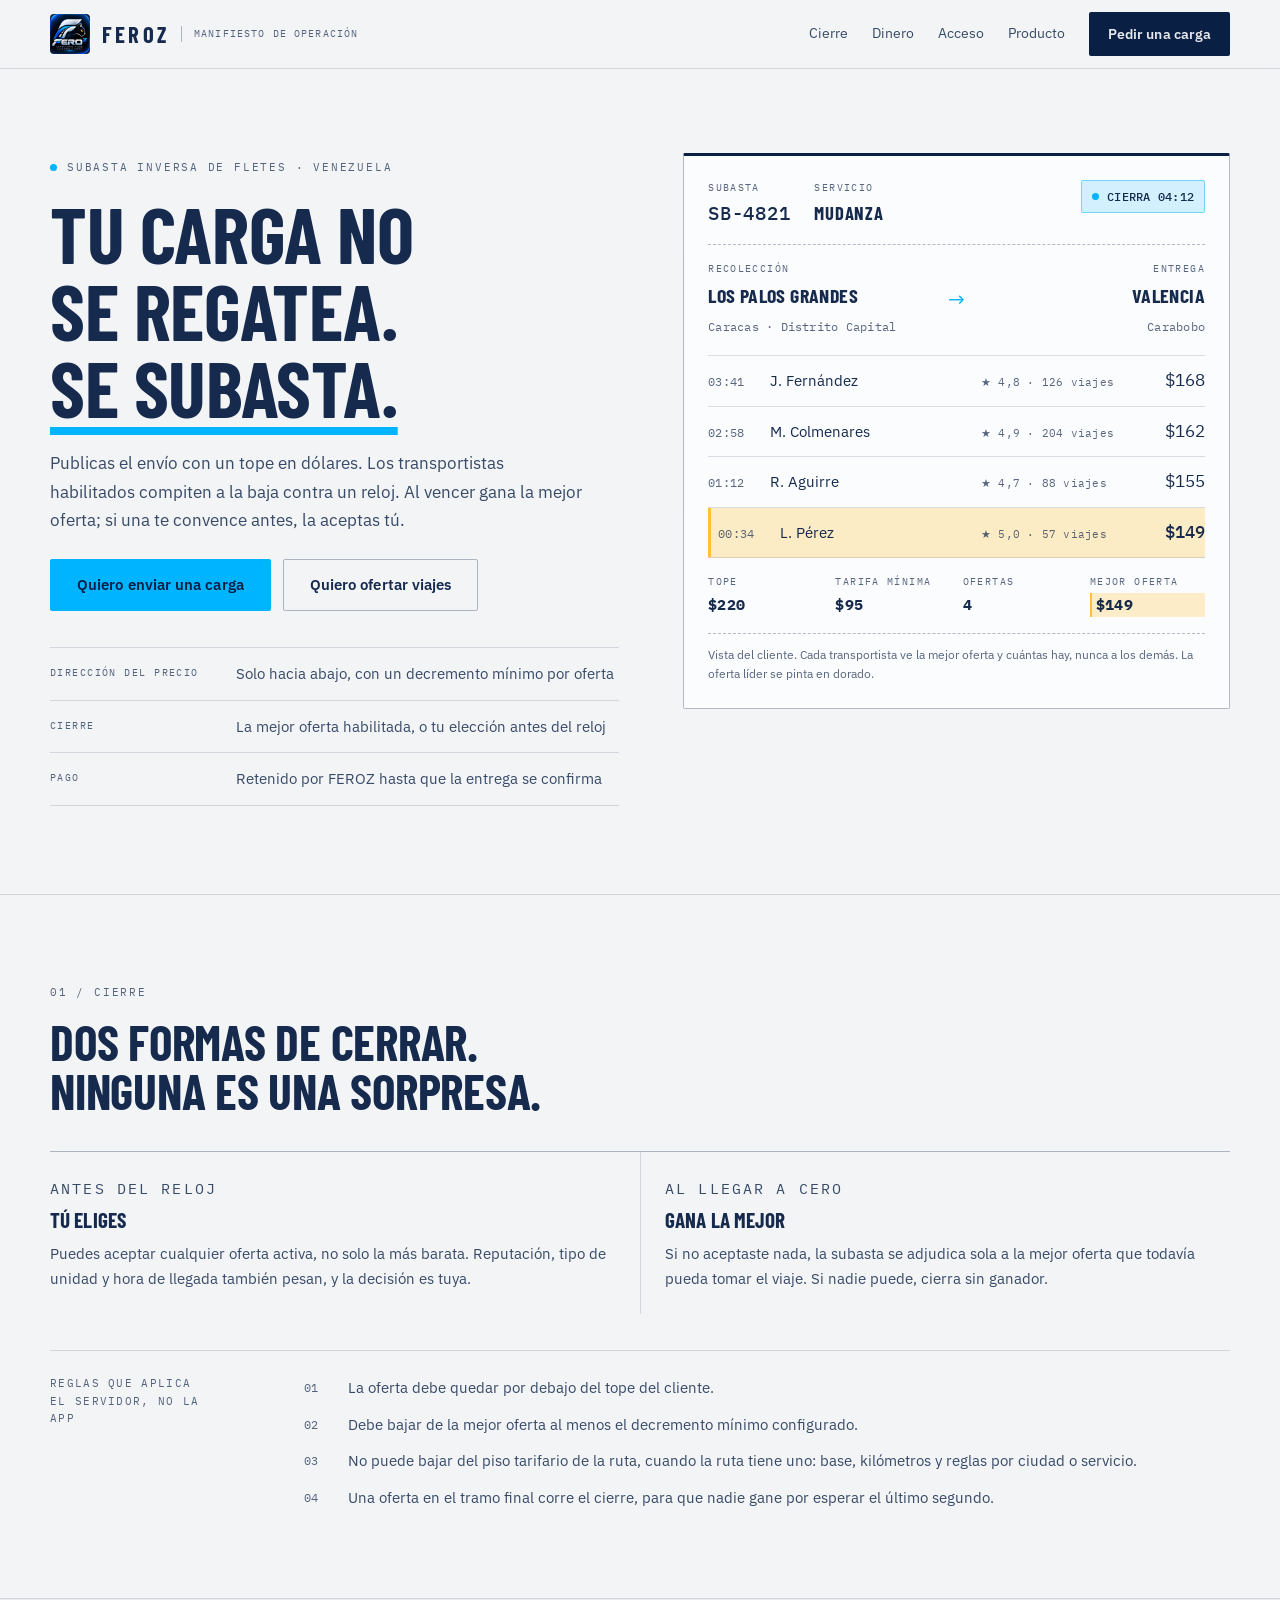
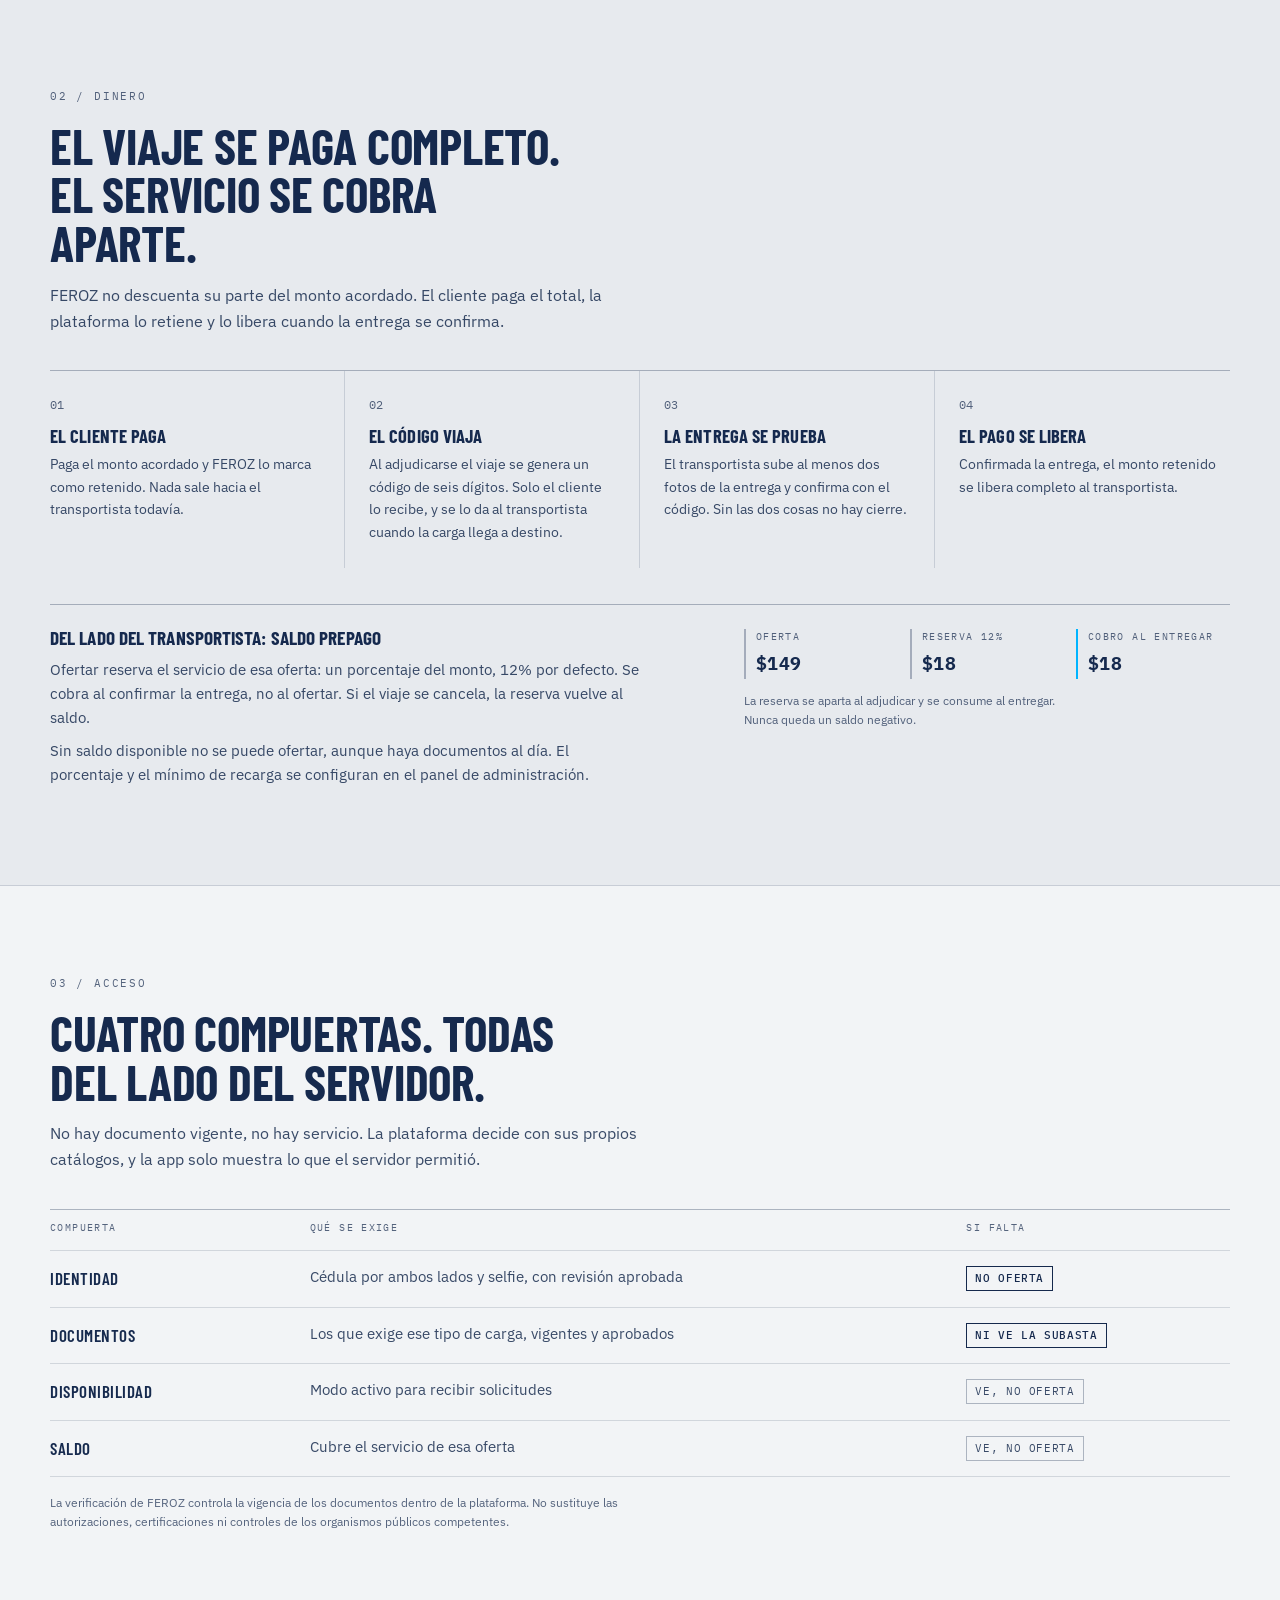
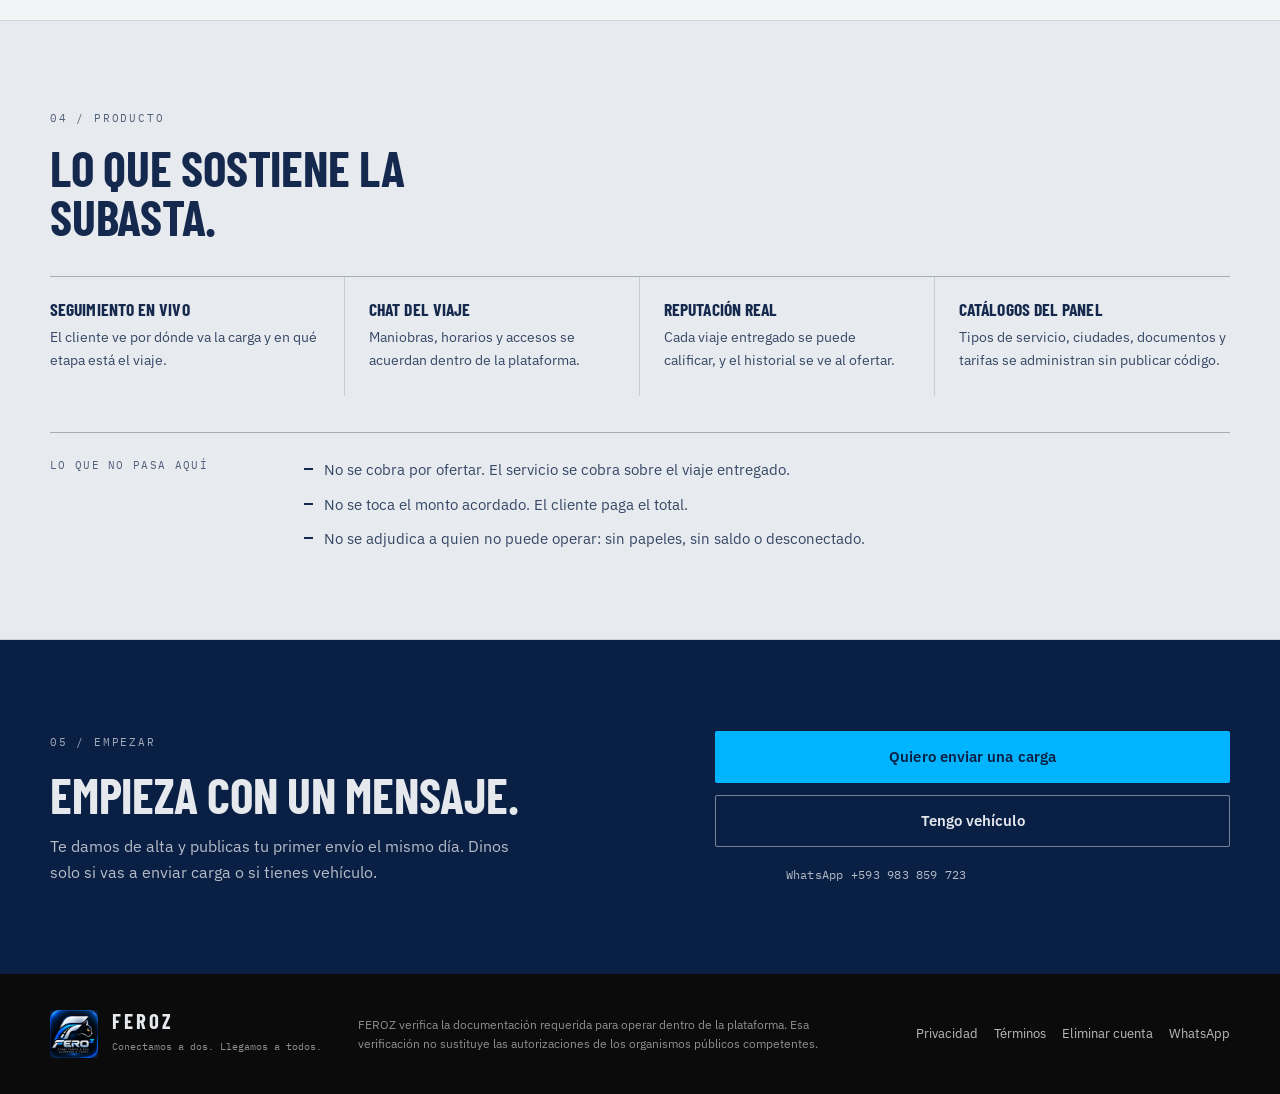
<file: index.html>
<!doctype html>
<html lang="es">
  <head>
    <meta charset="utf-8" />
    <meta name="viewport" content="width=device-width, initial-scale=1" />
    <title>FEROZ — La carga se subasta, no se regatea</title>
    <meta
      name="description"
      content="Subasta inversa de fletes en Venezuela. Publicas tu carga con un tope en dólares, los transportistas habilitados compiten a la baja contra un reloj y el pago queda retenido hasta la entrega con código y fotos."
    />
    <meta name="theme-color" content="#F2F4F6" />
    <link rel="icon" href="assets/favicon.png" />
    <link rel="apple-touch-icon" href="assets/favicon.png" />

    <meta property="og:type" content="website" />
    <meta property="og:title" content="FEROZ — Conectamos a dos. Llegamos a todos." />
    <meta
      property="og:description"
      content="Publica tu carga con un tope. Los transportistas habilitados compiten a la baja y el pago se libera al confirmar la entrega."
    />
    <meta property="og:image" content="assets/logo.png" />

    <link rel="preconnect" href="https://fonts.googleapis.com" />
    <link rel="preconnect" href="https://fonts.gstatic.com" crossorigin />
    <link
      href="https://fonts.googleapis.com/css2?family=Barlow+Condensed:wght@500;600;700&family=IBM+Plex+Sans:wght@400;500;600&family=IBM+Plex+Mono:wght@400;500&display=swap"
      rel="stylesheet"
    />
    <link rel="stylesheet" href="styles.css" />
  </head>

  <body>
    <a class="skip" href="#documento">Saltar al contenido</a>

    <header class="rail">
      <div class="shell rail-inner">
        <a class="mark" href="#documento" aria-label="FEROZ, inicio">
          <img src="assets/logo.png" alt="" width="40" height="40" />
          <span class="mark-name">FEROZ</span>
          <span class="mark-sub">Manifiesto de operación</span>
        </a>

        <nav class="rail-nav" aria-label="Secciones">
          <a href="#cierre">Cierre</a>
          <a href="#dinero">Dinero</a>
          <a href="#acceso">Acceso</a>
          <a href="#resto">Producto</a>
        </nav>

        <a class="btn btn-ink btn-small" data-wa="cliente" href="#empezar">Pedir una carga</a>
      </div>
    </header>

    <main id="documento">
      <!-- ------------------------------------------------------------------ -->
      <section class="hero">
        <div class="shell hero-grid">
          <div class="hero-copy">
            <p class="kicker">
              <span class="kicker-dot" aria-hidden="true"></span>
              Subasta inversa de fletes · Venezuela
            </p>

            <h1>Tu carga no se regatea.<br /><span class="accent-ink">Se subasta.</span></h1>

            <p class="lede">
              Publicas el envío con un tope en dólares. Los transportistas habilitados compiten a la
              baja contra un reloj. Al vencer gana la mejor oferta; si una te convence antes, la
              aceptas tú.
            </p>

            <div class="cta-row">
              <a class="btn btn-accent" data-wa="cliente" href="#empezar">
                Quiero enviar una carga
              </a>
              <a class="btn btn-rule" data-wa="transportista" href="#empezar">
                Quiero ofertar viajes
              </a>
            </div>

            <dl class="facts">
              <div class="fact">
                <dt>Dirección del precio</dt>
                <dd>Solo hacia abajo, con un decremento mínimo por oferta</dd>
              </div>
              <div class="fact">
                <dt>Cierre</dt>
                <dd>La mejor oferta habilitada, o tu elección antes del reloj</dd>
              </div>
              <div class="fact">
                <dt>Pago</dt>
                <dd>Retenido por FEROZ hasta que la entrega se confirma</dd>
              </div>
            </dl>
          </div>

          <!-- The proof object: a real auction, as a client sees it. -->
          <figure class="waybill">
            <div class="waybill-head">
              <div>
                <span class="doc-label">Subasta</span>
                <strong class="doc-code">SB-4821</strong>
              </div>
              <div class="doc-type">
                <span class="doc-label">Servicio</span>
                <strong>Mudanza</strong>
              </div>
              <p class="live">
                <span class="live-dot" aria-hidden="true"></span>
                <span class="mono">CIERRA 04:12</span>
              </p>
            </div>

            <div class="route">
              <div class="route-end">
                <span class="doc-label">Recolección</span>
                <strong>Los Palos Grandes</strong>
                <span class="mono">Caracas · Distrito Capital</span>
              </div>
              <span class="route-arrow" aria-hidden="true">→</span>
              <div class="route-end route-end-right">
                <span class="doc-label">Entrega</span>
                <strong>Valencia</strong>
                <span class="mono">Carabobo</span>
              </div>
            </div>

            <ol class="ladder" aria-label="Ofertas recibidas, de la más alta a la más baja">
              <li class="ladder-row">
                <span class="mono ladder-time">03:41</span>
                <span class="ladder-who">J. Fernández</span>
                <span class="mono ladder-rate">★ 4,8 · 126 viajes</span>
                <span class="ladder-amount">$168</span>
              </li>
              <li class="ladder-row">
                <span class="mono ladder-time">02:58</span>
                <span class="ladder-who">M. Colmenares</span>
                <span class="mono ladder-rate">★ 4,9 · 204 viajes</span>
                <span class="ladder-amount">$162</span>
              </li>
              <li class="ladder-row">
                <span class="mono ladder-time">01:12</span>
                <span class="ladder-who">R. Aguirre</span>
                <span class="mono ladder-rate">★ 4,7 · 88 viajes</span>
                <span class="ladder-amount">$155</span>
              </li>
              <li class="ladder-row is-leader">
                <span class="mono ladder-time">00:34</span>
                <span class="ladder-who">L. Pérez</span>
                <span class="mono ladder-rate">★ 5,0 · 57 viajes</span>
                <span class="ladder-amount">$149</span>
              </li>
            </ol>

            <div class="waybill-foot">
              <div class="foot-cell">
                <span class="doc-label">Tope</span>
                <strong class="mono">$220</strong>
              </div>
              <div class="foot-cell">
                <span class="doc-label">Tarifa mínima</span>
                <strong class="mono">$95</strong>
              </div>
              <div class="foot-cell">
                <span class="doc-label">Ofertas</span>
                <strong class="mono">4</strong>
              </div>
              <div class="foot-cell foot-cell-leader">
                <span class="doc-label">Mejor oferta</span>
                <strong class="mono">$149</strong>
              </div>
            </div>

            <figcaption>
              Vista del cliente. Cada transportista ve la mejor oferta y cuántas hay, nunca a los
              demás. La oferta líder se pinta en dorado.
            </figcaption>
          </figure>
        </div>
      </section>

      <!-- ------------------------------------------------------------------ -->
      <section class="band" id="cierre">
        <div class="shell">
          <header class="band-head">
            <span class="kicker">01 / Cierre</span>
            <h2>Dos formas de cerrar. Ninguna es una sorpresa.</h2>
          </header>

          <div class="split">
            <article class="clause">
              <p class="clause-tag">Antes del reloj</p>
              <h3>Tú eliges</h3>
              <p>
                Puedes aceptar cualquier oferta activa, no solo la más barata. Reputación, tipo de
                unidad y hora de llegada también pesan, y la decisión es tuya.
              </p>
            </article>

            <article class="clause">
              <p class="clause-tag">Al llegar a cero</p>
              <h3>Gana la mejor</h3>
              <p>
                Si no aceptaste nada, la subasta se adjudica sola a la mejor oferta que todavía pueda
                tomar el viaje. Si nadie puede, cierra sin ganador.
              </p>
            </article>
          </div>

          <div class="rules">
            <p class="rules-title">Reglas que aplica el servidor, no la app</p>
            <ol class="rule-list">
              <li><span class="mono">01</span> La oferta debe quedar por debajo del tope del cliente.</li>
              <li>
                <span class="mono">02</span> Debe bajar de la mejor oferta al menos el decremento
                mínimo configurado.
              </li>
              <li>
                <span class="mono">03</span> No puede bajar del piso tarifario de la ruta, cuando
                la ruta tiene uno: base, kilómetros y reglas por ciudad o servicio.
              </li>
              <li>
                <span class="mono">04</span> Una oferta en el tramo final corre el cierre, para que
                nadie gane por esperar el último segundo.
              </li>
            </ol>
          </div>
        </div>
      </section>

      <!-- ------------------------------------------------------------------ -->
      <section class="band band-alt" id="dinero">
        <div class="shell">
          <header class="band-head">
            <span class="kicker">02 / Dinero</span>
            <h2>El viaje se paga completo. El servicio se cobra aparte.</h2>
            <p class="band-lede">
              FEROZ no descuenta su parte del monto acordado. El cliente paga el total, la plataforma
              lo retiene y lo libera cuando la entrega se confirma.
            </p>
          </header>

          <ol class="ledger">
            <li class="ledger-step">
              <span class="mono ledger-num">01</span>
              <h3>El cliente paga</h3>
              <p>
                Paga el monto acordado y FEROZ lo marca como retenido. Nada sale hacia el
                transportista todavía.
              </p>
            </li>
            <li class="ledger-step">
              <span class="mono ledger-num">02</span>
              <h3>El código viaja</h3>
              <p>
                Al adjudicarse el viaje se genera un código de seis dígitos. Solo el cliente lo
                recibe, y se lo da al transportista cuando la carga llega a destino.
              </p>
            </li>
            <li class="ledger-step">
              <span class="mono ledger-num">03</span>
              <h3>La entrega se prueba</h3>
              <p>
                El transportista sube al menos dos fotos de la entrega y confirma con el código. Sin
                las dos cosas no hay cierre.
              </p>
            </li>
            <li class="ledger-step">
              <span class="mono ledger-num">04</span>
              <h3>El pago se libera</h3>
              <p>Confirmada la entrega, el monto retenido se libera completo al transportista.</p>
            </li>
          </ol>

          <aside class="wallet" aria-labelledby="wallet-title">
            <div class="wallet-copy">
              <h3 id="wallet-title">Del lado del transportista: saldo prepago</h3>
              <p>
                Ofertar reserva el servicio de esa oferta: un porcentaje del monto, 12% por defecto.
                Se cobra al confirmar la entrega, no al ofertar. Si el viaje se cancela, la reserva
                vuelve al saldo.
              </p>
              <p>
                Sin saldo disponible no se puede ofertar, aunque haya documentos al día. El porcentaje
                y el mínimo de recarga se configuran en el panel de administración.
              </p>
            </div>

            <div class="wallet-figures">
              <div class="figure">
                <span class="doc-label">Oferta</span>
                <strong class="mono">$149</strong>
              </div>
              <div class="figure">
                <span class="doc-label">Reserva 12%</span>
                <strong class="mono">$18</strong>
              </div>
              <div class="figure figure-ok">
                <span class="doc-label">Cobro al entregar</span>
                <strong class="mono">$18</strong>
              </div>
              <p class="wallet-note">
                La reserva se aparta al adjudicar y se consume al entregar. Nunca queda un saldo
                negativo.
              </p>
            </div>
          </aside>
        </div>
      </section>

      <!-- ------------------------------------------------------------------ -->
      <section class="band" id="acceso">
        <div class="shell">
          <header class="band-head">
            <span class="kicker">03 / Acceso</span>
            <h2>Cuatro compuertas. Todas del lado del servidor.</h2>
            <p class="band-lede">
              No hay documento vigente, no hay servicio. La plataforma decide con sus propios
              catálogos, y la app solo muestra lo que el servidor permitió.
            </p>
          </header>

          <div class="gate-wrap">
            <table class="gate">
              <caption class="sr-only">
                Requisitos para ofertar y qué ocurre cuando falta cada uno
              </caption>
              <thead>
                <tr>
                  <th scope="col">Compuerta</th>
                  <th scope="col">Qué se exige</th>
                  <th scope="col">Si falta</th>
                </tr>
              </thead>
              <tbody>
                <tr>
                  <th scope="row">Identidad</th>
                  <td>Cédula por ambos lados y selfie, con revisión aprobada</td>
                  <td><span class="verdict verdict-bad">No oferta</span></td>
                </tr>
                <tr>
                  <th scope="row">Documentos</th>
                  <td>Los que exige ese tipo de carga, vigentes y aprobados</td>
                  <td><span class="verdict verdict-bad">Ni ve la subasta</span></td>
                </tr>
                <tr>
                  <th scope="row">Disponibilidad</th>
                  <td>Modo activo para recibir solicitudes</td>
                  <td><span class="verdict">Ve, no oferta</span></td>
                </tr>
                <tr>
                  <th scope="row">Saldo</th>
                  <td>Cubre el servicio de esa oferta</td>
                  <td><span class="verdict">Ve, no oferta</span></td>
                </tr>
              </tbody>
            </table>

            <p class="fineprint">
              La verificación de FEROZ controla la vigencia de los documentos dentro de la plataforma.
              No sustituye las autorizaciones, certificaciones ni controles de los organismos públicos
              competentes.
            </p>
          </div>
        </div>
      </section>

      <!-- ------------------------------------------------------------------ -->
      <section class="band band-alt" id="resto">
        <div class="shell">
          <header class="band-head">
            <span class="kicker">04 / Producto</span>
            <h2>Lo que sostiene la subasta.</h2>
          </header>

          <ul class="parts">
            <li>
              <h3>Seguimiento en vivo</h3>
              <p>El cliente ve por dónde va la carga y en qué etapa está el viaje.</p>
            </li>
            <li>
              <h3>Chat del viaje</h3>
              <p>Maniobras, horarios y accesos se acuerdan dentro de la plataforma.</p>
            </li>
            <li>
              <h3>Reputación real</h3>
              <p>Cada viaje entregado se puede calificar, y el historial se ve al ofertar.</p>
            </li>
            <li>
              <h3>Catálogos del panel</h3>
              <p>
                Tipos de servicio, ciudades, documentos y tarifas se administran sin publicar código.
              </p>
            </li>
          </ul>

          <div class="nots">
            <p class="nots-title">Lo que no pasa aquí</p>
            <ul>
              <li>No se cobra por ofertar. El servicio se cobra sobre el viaje entregado.</li>
              <li>No se toca el monto acordado. El cliente paga el total.</li>
              <li>No se adjudica a quien no puede operar: sin papeles, sin saldo o desconectado.</li>
            </ul>
          </div>
        </div>
      </section>

      <!-- ------------------------------------------------------------------ -->
      <section class="close-band" id="empezar">
        <div class="shell close-inner">
          <div>
            <span class="kicker kicker-light">05 / Empezar</span>
            <h2>Empieza con un mensaje.</h2>
            <p>
              Te damos de alta y publicas tu primer envío el mismo día. Dinos solo si vas a enviar
              carga o si tienes vehículo.
            </p>
          </div>

          <div class="close-actions">
            <a class="btn btn-accent" data-wa="cliente" href="#empezar">
              Quiero enviar una carga
            </a>
            <a class="btn btn-on-dark" data-wa="transportista" href="#empezar">
              Tengo vehículo
            </a>
            <p class="close-phone mono">WhatsApp +593 983 859 723</p>
          </div>
        </div>
      </section>
    </main>

    <footer class="foot">
      <div class="shell foot-inner">
        <div class="foot-brand">
          <img src="assets/logo.png" alt="" width="48" height="48" />
          <div>
            <strong>FEROZ</strong>
            <span>Conectamos a dos. Llegamos a todos.</span>
          </div>
        </div>

        <p class="foot-legal">
          FEROZ verifica la documentación requerida para operar dentro de la plataforma. Esa
          verificación no sustituye las autorizaciones de los organismos públicos competentes.
        </p>

        <nav class="foot-nav" aria-label="Legal">
          <a href="privacidad.html">Privacidad</a>
          <a href="terminos.html">Términos</a>
          <a href="eliminar-cuenta.html">Eliminar cuenta</a>
          <a data-wa="cliente" href="#">WhatsApp</a>
        </nav>
      </div>
    </footer>

    <script src="assets/wa-home.js"></script>
  </body>
</html>
</file>
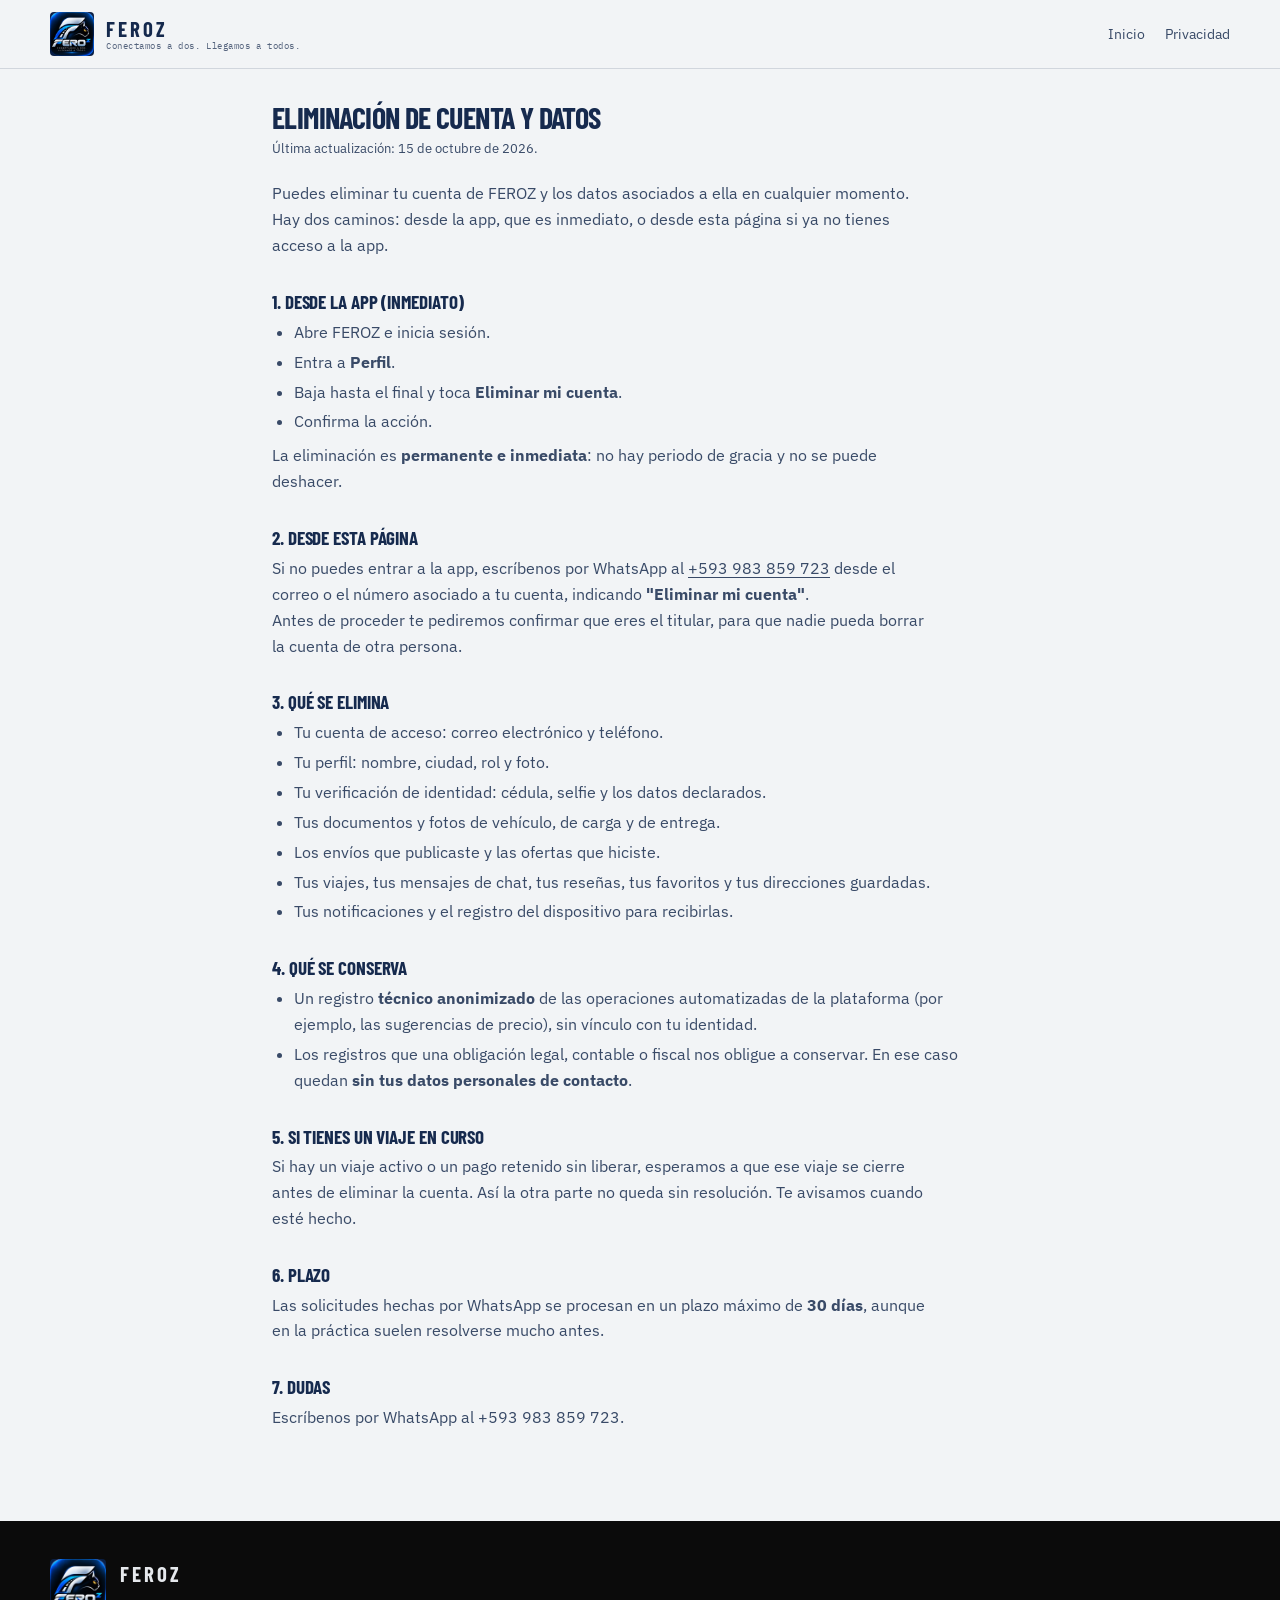
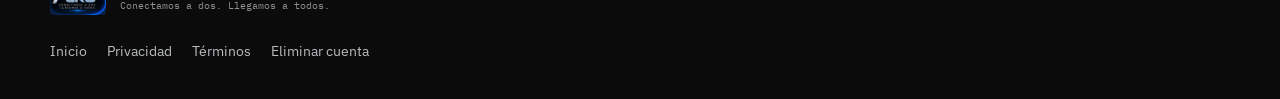
<file: eliminar-cuenta.html>
<!doctype html>
<html lang="es">
  <head>
    <meta charset="utf-8" />
    <meta name="viewport" content="width=device-width, initial-scale=1" />
    <title>Eliminación de cuenta y datos — FEROZ</title>
    <meta name="description" content="Cómo eliminar tu cuenta de FEROZ y los datos asociados a ella, desde la app o por WhatsApp." />
    <meta name="theme-color" content="#0B0B0B" />
    <link rel="icon" href="assets/favicon.png" />
    <link rel="preconnect" href="https://fonts.googleapis.com" />
    <link rel="preconnect" href="https://fonts.gstatic.com" crossorigin />
    <link
      href="https://fonts.googleapis.com/css2?family=Barlow+Condensed:wght@500;600;700&family=IBM+Plex+Sans:wght@400;500;600&family=IBM+Plex+Mono:wght@400;500&display=swap"
      rel="stylesheet"
    />
    <link rel="stylesheet" href="styles.css" />
    <style>
      .legal { max-width: 780px; margin: 34px auto 90px; padding: 0 22px; }
      .legal h1 { font-size: 30px; margin: 0 0 6px; letter-spacing: -0.02em; }
      .legal h2 { font-size: 19px; margin: 34px 0 8px; }
      .legal h3 { font-size: 15.5px; margin: 20px 0 6px; color: var(--text-2); }
      .legal p, .legal li { color: var(--text-2); }
      .legal ul { padding-left: 22px; margin: 8px 0; }
      .legal li { margin: 4px 0; }
      .legal strong { color: var(--text); }
      .legal .meta { color: var(--text-faint); font-size: 13px; margin: 0 0 22px; }
      .legal a { color: var(--accent-text); }
    </style>
  </head>

  <body>
    <header class="topbar">
      <div class="shell topbar-inner">
        <a class="brand" href="index.html">
          <img src="assets/logo.png" alt="FEROZ" width="44" height="44" />
          <span class="brand-text">
            <strong>FEROZ</strong>
            <small>Conectamos a dos. Llegamos a todos.</small>
          </span>
        </a>
        <nav class="topnav">
          <a href="index.html">Inicio</a>
          <a href="privacidad.html">Privacidad</a>
        </nav>
      </div>
    </header>

    <!-- Filled from `legal_documents` (slug `eliminacion`) by legal.js; the markup
         below is the fallback if that fetch fails. -->
    <main class="legal" data-legal="eliminacion">
      <h1>Eliminación de cuenta y datos</h1>
      <p class="meta">Última actualización: 15 de octubre de 2026.</p>

      <p>
        Puedes eliminar tu cuenta de FEROZ y los datos asociados a ella en cualquier momento. Hay dos
        caminos: desde la app, que es inmediato, o desde esta página si ya no tienes acceso a la app.
      </p>

      <h2>1. Desde la app (inmediato)</h2>
      <ul>
        <li>Abre FEROZ e inicia sesión.</li>
        <li>Entra a <strong>Perfil</strong>.</li>
        <li>Baja hasta el final y toca <strong>Eliminar mi cuenta</strong>.</li>
        <li>Confirma la acción.</li>
      </ul>
      <p>
        La eliminación es <strong>permanente e inmediata</strong>: no hay periodo de gracia y no se
        puede deshacer.
      </p>

      <h2>2. Desde esta página</h2>
      <p>
        Si no puedes entrar a la app, escríbenos por WhatsApp al
        <a data-wa href="https://wa.me/593983859723">+593 983 859 723</a> desde el correo o el número
        asociado a tu cuenta, indicando <strong>"Eliminar mi cuenta"</strong>.
      </p>
      <p>
        Antes de proceder te pediremos confirmar que eres el titular, para que nadie pueda borrar la
        cuenta de otra persona.
      </p>

      <h2>3. Qué se elimina</h2>
      <ul>
        <li>Tu cuenta de acceso: correo electrónico y teléfono.</li>
        <li>Tu perfil: nombre, ciudad, rol y foto.</li>
        <li>Tu verificación de identidad: cédula, selfie y los datos declarados.</li>
        <li>Tus documentos y fotos de vehículo, de carga y de entrega.</li>
        <li>Los envíos que publicaste y las ofertas que hiciste.</li>
        <li>Tus viajes, tus mensajes de chat, tus reseñas, tus favoritos y tus direcciones guardadas.</li>
        <li>Tus notificaciones y el registro del dispositivo para recibirlas.</li>
      </ul>

      <h2>4. Qué se conserva</h2>
      <ul>
        <li>
          Un registro <strong>técnico anonimizado</strong> de las operaciones automatizadas de la
          plataforma (por ejemplo, las sugerencias de precio), sin vínculo con tu identidad.
        </li>
        <li>
          Los registros que una obligación legal, contable o fiscal nos obligue a conservar. En ese
          caso quedan <strong>sin tus datos personales de contacto</strong>.
        </li>
      </ul>

      <h2>5. Si tienes un viaje en curso</h2>
      <p>
        Si hay un viaje activo o un pago retenido sin liberar, esperamos a que ese viaje se cierre
        antes de eliminar la cuenta. Así la otra parte no queda sin resolución. Te avisamos cuando
        esté hecho.
      </p>

      <h2>6. Plazo</h2>
      <p>
        Las solicitudes hechas por WhatsApp se procesan en un plazo máximo de <strong>30 días</strong>,
        aunque en la práctica suelen resolverse mucho antes.
      </p>

      <h2>7. Dudas</h2>
      <p>Escríbenos por WhatsApp al +593 983 859 723.</p>
    </main>

    <footer class="footer">
      <div class="shell footer-inner">
        <div class="footer-brand">
          <img src="assets/logo.png" alt="FEROZ" width="56" height="56" />
          <div>
            <strong>FEROZ</strong>
            <span>Conectamos a dos. Llegamos a todos.</span>
          </div>
        </div>
        <nav class="topnav">
          <a href="index.html">Inicio</a>
          <a href="privacidad.html">Privacidad</a>
          <a href="terminos.html">Términos</a>
          <a href="eliminar-cuenta.html">Eliminar cuenta</a>
        </nav>
      </div>
    </footer>
    <script src="assets/wa.js"></script>
    <script src="legal.js"></script>
  </body>
</html>
</file>
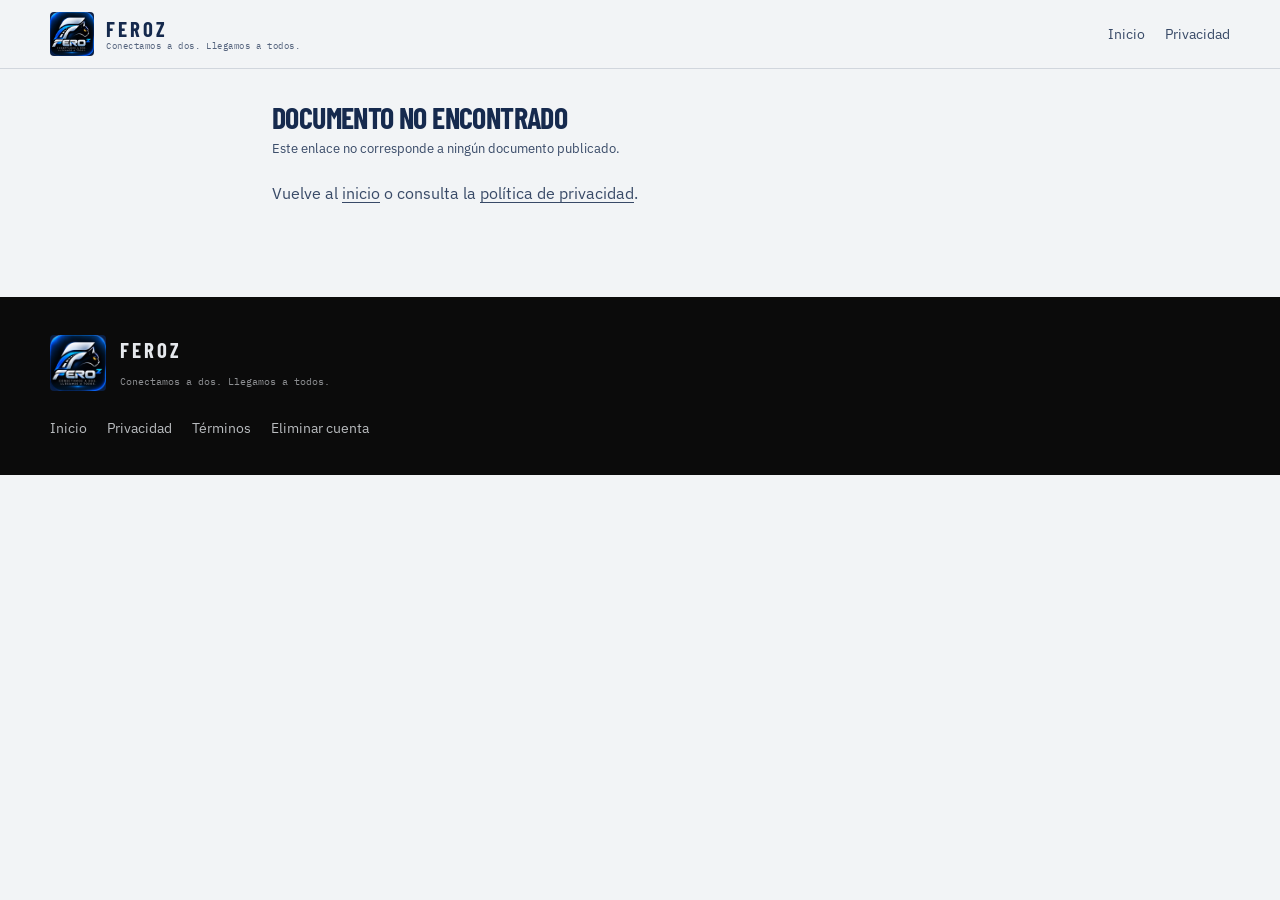
<file: legal.html>
<!doctype html>
<html lang="es">
  <head>
    <meta charset="utf-8" />
    <meta name="viewport" content="width=device-width, initial-scale=1" />
    <title>Documento legal — FEROZ</title>
    <meta name="description" content="Documentos legales de FEROZ." />
    <meta name="theme-color" content="#0B0B0B" />
    <link rel="icon" href="assets/favicon.png" />
    <link rel="preconnect" href="https://fonts.googleapis.com" />
    <link rel="preconnect" href="https://fonts.gstatic.com" crossorigin />
    <link
      href="https://fonts.googleapis.com/css2?family=Barlow+Condensed:wght@500;600;700&family=IBM+Plex+Sans:wght@400;500;600&family=IBM+Plex+Mono:wght@400;500&display=swap"
      rel="stylesheet"
    />
    <link rel="stylesheet" href="styles.css" />
    <style>
      .legal { max-width: 780px; margin: 34px auto 90px; padding: 0 22px; }
      .legal h1 { font-size: 30px; margin: 0 0 6px; letter-spacing: -0.02em; }
      .legal h2 { font-size: 19px; margin: 34px 0 8px; }
      .legal h3 { font-size: 15.5px; margin: 20px 0 6px; color: var(--text-2); }
      .legal p, .legal li { color: var(--text-2); }
      .legal ul { padding-left: 22px; margin: 8px 0; }
      .legal li { margin: 4px 0; }
      .legal strong { color: var(--text); }
      .legal .meta { color: var(--text-faint); font-size: 13px; margin: 0 0 22px; }
      .legal a { color: var(--accent-text); }
    </style>
  </head>

  <body>
    <header class="topbar">
      <div class="shell topbar-inner">
        <a class="brand" href="index.html">
          <img src="assets/logo.png" alt="FEROZ" width="44" height="44" />
          <span class="brand-text">
            <strong>FEROZ</strong>
            <small>Conectamos a dos. Llegamos a todos.</small>
          </span>
        </a>
        <nav class="topnav">
          <a href="index.html">Inicio</a>
          <a href="privacidad.html">Privacidad</a>
        </nav>
      </div>
    </header>

    <!--
      The generic legal page. `data-legal="query"` tells legal.js to take the slug
      from `?doc=`, so a document created from the panel is published here without
      a new HTML file. The markup below is what shows when the slug does not match
      any published document, which in practice means a broken link.
    -->
    <main class="legal" data-legal="query">
      <h1>Documento no encontrado</h1>
      <p class="meta">Este enlace no corresponde a ningún documento publicado.</p>
      <p>
        Vuelve al <a href="index.html">inicio</a> o consulta la
        <a href="privacidad.html">política de privacidad</a>.
      </p>
    </main>

    <footer class="footer">
      <div class="shell footer-inner">
        <div class="footer-brand">
          <img src="assets/logo.png" alt="FEROZ" width="56" height="56" />
          <div>
            <strong>FEROZ</strong>
            <span>Conectamos a dos. Llegamos a todos.</span>
          </div>
        </div>
        <nav class="topnav">
          <a href="index.html">Inicio</a>
          <a href="privacidad.html">Privacidad</a>
          <a href="terminos.html">Términos</a>
          <a href="eliminar-cuenta.html">Eliminar cuenta</a>
        </nav>
      </div>
    </footer>
    <script src="assets/wa.js"></script>
    <script src="legal.js"></script>
  </body>
</html>
</file>
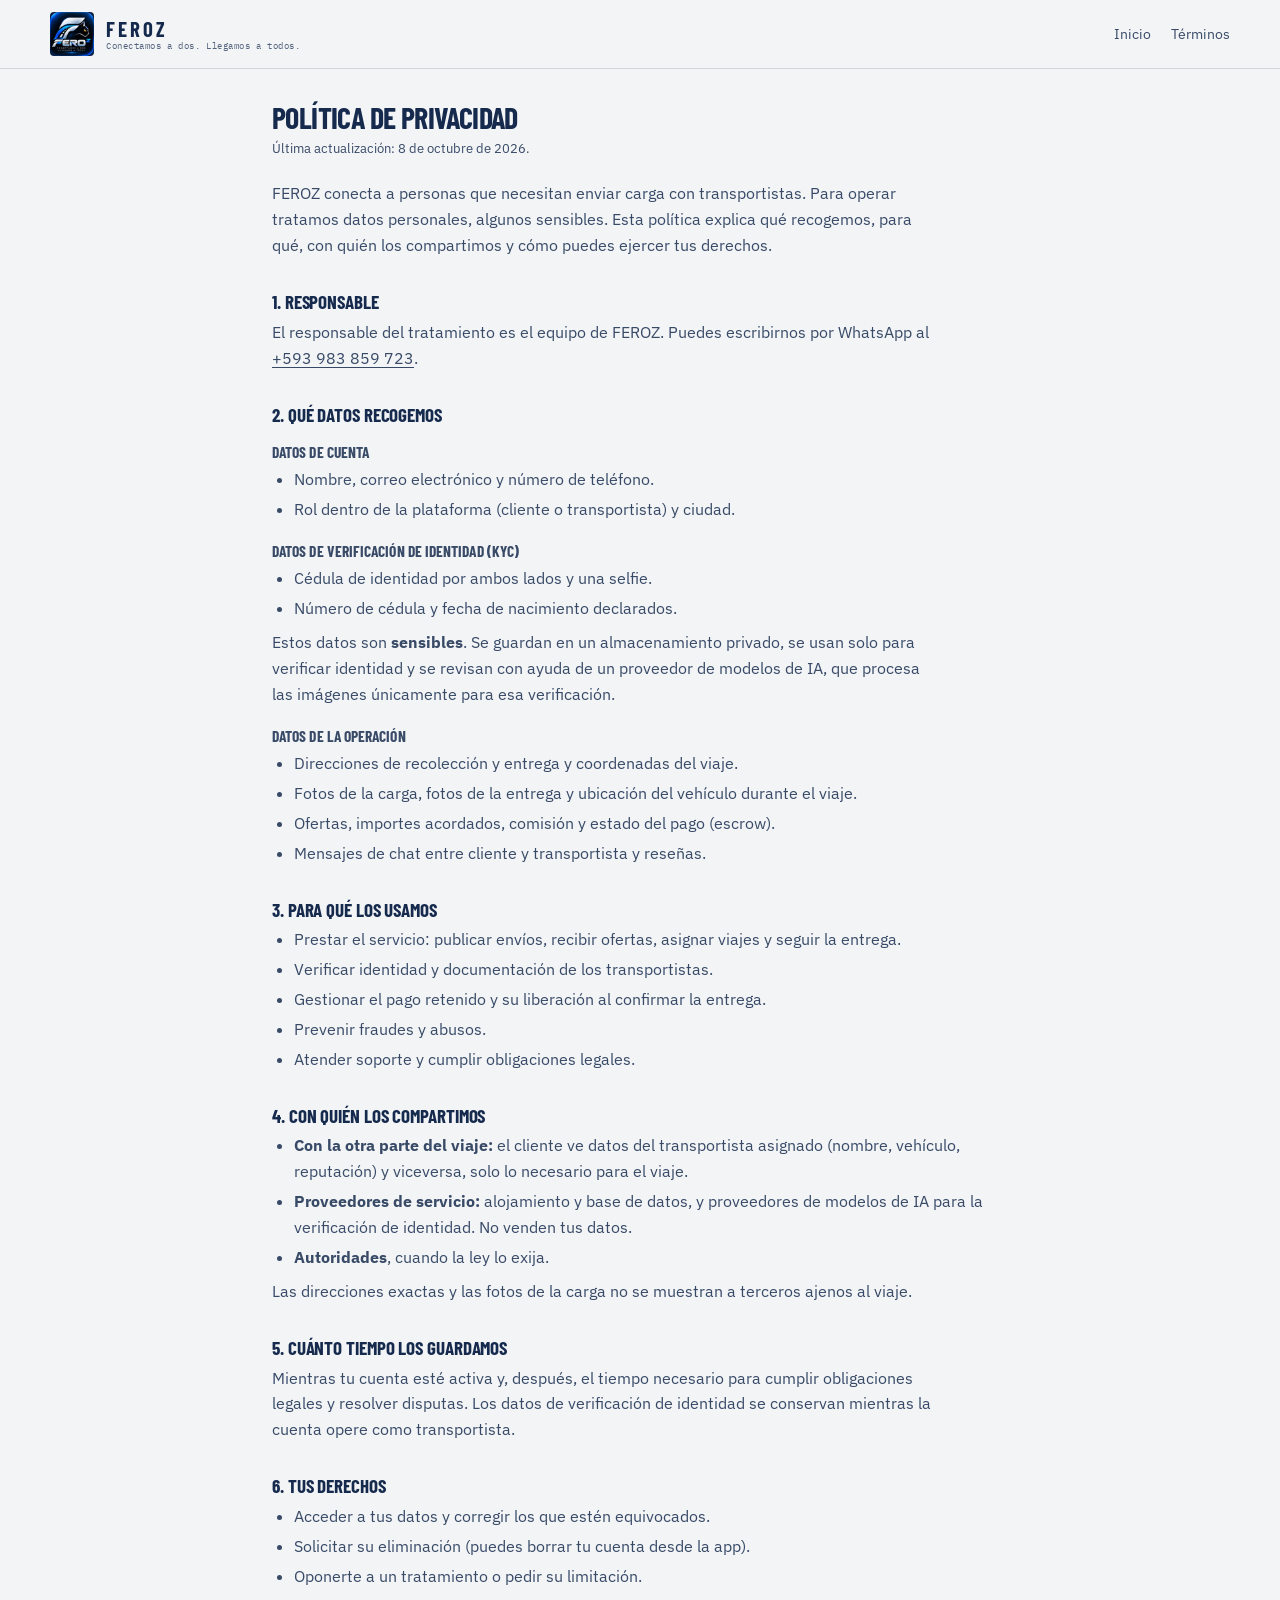
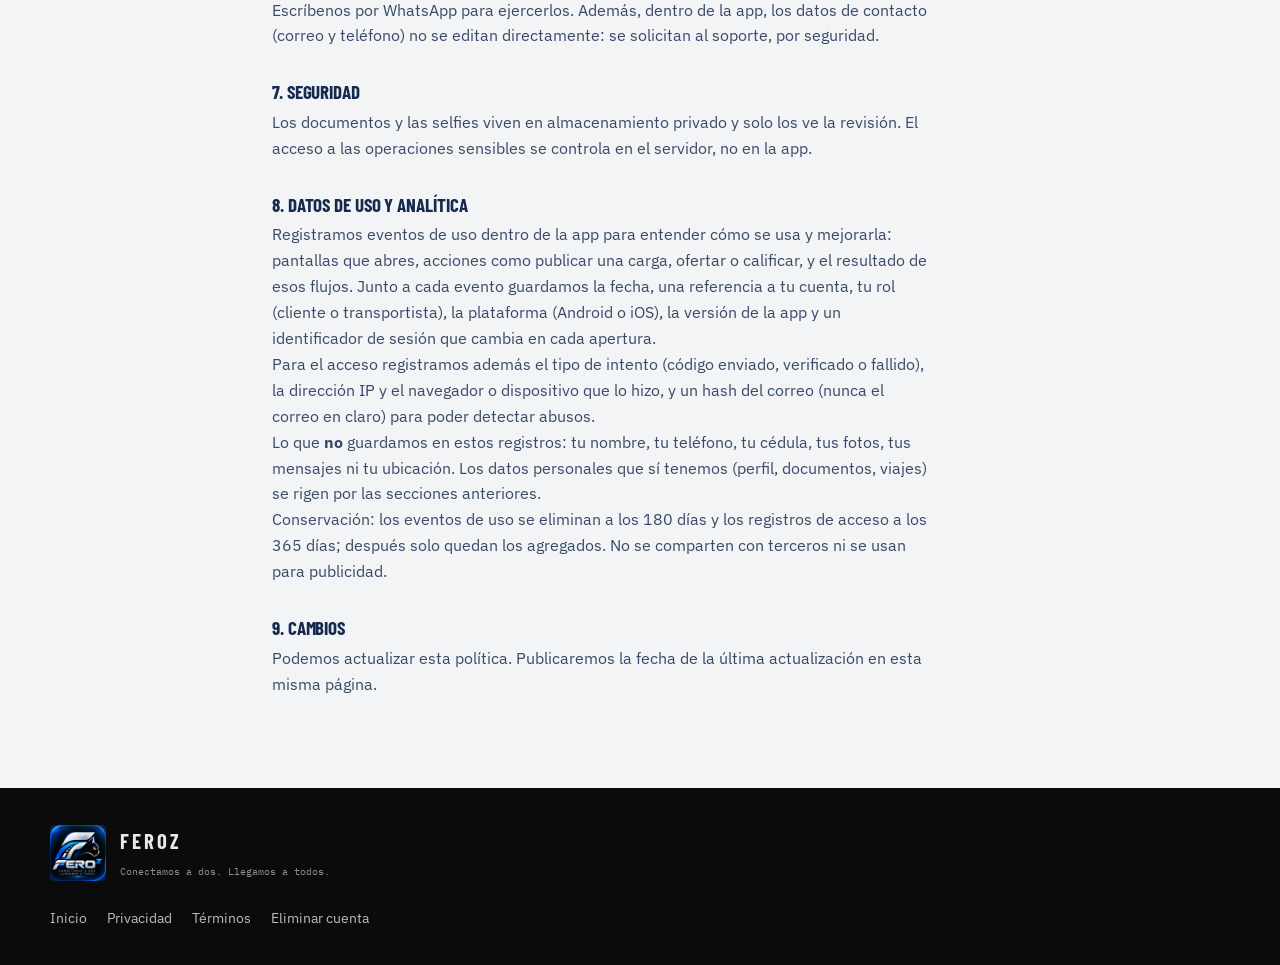
<file: privacidad.html>
<!doctype html>
<html lang="es">
  <head>
    <meta charset="utf-8" />
    <meta name="viewport" content="width=device-width, initial-scale=1" />
    <title>Política de privacidad — FEROZ</title>
    <meta name="description" content="Qué datos recoge FEROZ, para qué, con quién se comparten y cómo ejercer tus derechos." />
    <meta name="theme-color" content="#0B0B0B" />
    <link rel="icon" href="assets/favicon.png" />
    <link rel="preconnect" href="https://fonts.googleapis.com" />
    <link rel="preconnect" href="https://fonts.gstatic.com" crossorigin />
    <link
      href="https://fonts.googleapis.com/css2?family=Barlow+Condensed:wght@500;600;700&family=IBM+Plex+Sans:wght@400;500;600&family=IBM+Plex+Mono:wght@400;500&display=swap"
      rel="stylesheet"
    />
    <link rel="stylesheet" href="styles.css" />
    <style>
      .legal { max-width: 780px; margin: 34px auto 90px; padding: 0 22px; }
      .legal h1 { font-size: 30px; margin: 0 0 6px; letter-spacing: -0.02em; }
      .legal h2 { font-size: 19px; margin: 34px 0 8px; }
      .legal h3 { font-size: 15.5px; margin: 20px 0 6px; color: var(--text-2); }
      .legal p, .legal li { color: var(--text-2); }
      .legal ul { padding-left: 22px; margin: 8px 0; }
      .legal li { margin: 4px 0; }
      .legal strong { color: var(--text); }
      .legal .meta { color: var(--text-faint); font-size: 13px; margin: 0 0 22px; }
      .legal a { color: var(--accent-text); }
    </style>
  </head>

  <body>
    <header class="topbar">
      <div class="shell topbar-inner">
        <a class="brand" href="index.html">
          <img src="assets/logo.png" alt="FEROZ" width="44" height="44" />
          <span class="brand-text">
            <strong>FEROZ</strong>
            <small>Conectamos a dos. Llegamos a todos.</small>
          </span>
        </a>
        <nav class="topnav">
          <a href="index.html">Inicio</a>
          <a href="terminos.html">Términos</a>
        </nav>
      </div>
    </header>

    <main class="legal" data-legal="privacidad">
      <h1>Política de privacidad</h1>
      <p class="meta">Última actualización: 8 de octubre de 2026.</p>

      <p>
        FEROZ conecta a personas que necesitan enviar carga con transportistas. Para operar tratamos
        datos personales, algunos sensibles. Esta política explica qué recogemos, para qué, con quién
        los compartimos y cómo puedes ejercer tus derechos.
      </p>

      <h2>1. Responsable</h2>
      <p>
        El responsable del tratamiento es el equipo de FEROZ. Puedes escribirnos por WhatsApp al
        <a data-wa href="https://wa.me/593983859723">+593 983 859 723</a>.
      </p>

      <h2>2. Qué datos recogemos</h2>
      <h3>Datos de cuenta</h3>
      <ul>
        <li>Nombre, correo electrónico y número de teléfono.</li>
        <li>Rol dentro de la plataforma (cliente o transportista) y ciudad.</li>
      </ul>
      <h3>Datos de verificación de identidad (KYC)</h3>
      <ul>
        <li>Cédula de identidad por ambos lados y una selfie.</li>
        <li>Número de cédula y fecha de nacimiento declarados.</li>
      </ul>
      <p>
        Estos datos son <strong>sensibles</strong>. Se guardan en un almacenamiento privado, se usan
        solo para verificar identidad y se revisan con ayuda de un proveedor de modelos de IA, que
        procesa las imágenes únicamente para esa verificación.
      </p>
      <h3>Datos de la operación</h3>
      <ul>
        <li>Direcciones de recolección y entrega y coordenadas del viaje.</li>
        <li>Fotos de la carga, fotos de la entrega y ubicación del vehículo durante el viaje.</li>
        <li>Ofertas, importes acordados, comisión y estado del pago (escrow).</li>
        <li>Mensajes de chat entre cliente y transportista y reseñas.</li>
      </ul>

      <h2>3. Para qué los usamos</h2>
      <ul>
        <li>Prestar el servicio: publicar envíos, recibir ofertas, asignar viajes y seguir la entrega.</li>
        <li>Verificar identidad y documentación de los transportistas.</li>
        <li>Gestionar el pago retenido y su liberación al confirmar la entrega.</li>
        <li>Prevenir fraudes y abusos.</li>
        <li>Atender soporte y cumplir obligaciones legales.</li>
      </ul>

      <h2>4. Con quién los compartimos</h2>
      <ul>
        <li>
          <strong>Con la otra parte del viaje:</strong> el cliente ve datos del transportista asignado
          (nombre, vehículo, reputación) y viceversa, solo lo necesario para el viaje.
        </li>
        <li>
          <strong>Proveedores de servicio:</strong> alojamiento y base de datos, y proveedores de
          modelos de IA para la verificación de identidad. No venden tus datos.
        </li>
        <li><strong>Autoridades</strong>, cuando la ley lo exija.</li>
      </ul>
      <p>
        Las direcciones exactas y las fotos de la carga no se muestran a terceros ajenos al viaje.
      </p>

      <h2>5. Cuánto tiempo los guardamos</h2>
      <p>
        Mientras tu cuenta esté activa y, después, el tiempo necesario para cumplir obligaciones
        legales y resolver disputas. Los datos de verificación de identidad se conservan mientras la
        cuenta opere como transportista.
      </p>

      <h2>6. Tus derechos</h2>
      <ul>
        <li>Acceder a tus datos y corregir los que estén equivocados.</li>
        <li>Solicitar su eliminación (puedes borrar tu cuenta desde la app).</li>
        <li>Oponerte a un tratamiento o pedir su limitación.</li>
      </ul>
      <p>
        Escríbenos por WhatsApp para ejercerlos. Además, dentro de la app, los datos de contacto
        (correo y teléfono) no se editan directamente: se solicitan al soporte, por seguridad.
      </p>

      <h2>7. Seguridad</h2>
      <p>
        Los documentos y las selfies viven en almacenamiento privado y solo los ve la revisión. El
        acceso a las operaciones sensibles se controla en el servidor, no en la app.
      </p>

      <h2>8. Datos de uso y analítica</h2>
      <p>
        Registramos eventos de uso dentro de la app para entender cómo se usa y mejorarla: pantallas
        que abres, acciones como publicar una carga, ofertar o calificar, y el resultado de esos
        flujos. Junto a cada evento guardamos la fecha, una referencia a tu cuenta, tu rol (cliente o
        transportista), la plataforma (Android o iOS), la versión de la app y un identificador de
        sesión que cambia en cada apertura.
      </p>
      <p>
        Para el acceso registramos además el tipo de intento (código enviado, verificado o fallido),
        la dirección IP y el navegador o dispositivo que lo hizo, y un hash del correo (nunca el
        correo en claro) para poder detectar abusos.
      </p>
      <p>
        Lo que <strong>no</strong> guardamos en estos registros: tu nombre, tu teléfono, tu cédula,
        tus fotos, tus mensajes ni tu ubicación. Los datos personales que sí tenemos (perfil,
        documentos, viajes) se rigen por las secciones anteriores.
      </p>
      <p>
        Conservación: los eventos de uso se eliminan a los 180 días y los registros de acceso a los
        365 días; después solo quedan los agregados. No se comparten con terceros ni se usan para
        publicidad.
      </p>

      <h2>9. Cambios</h2>
      <p>
        Podemos actualizar esta política. Publicaremos la fecha de la última actualización en esta
        misma página.
      </p>
    </main>

    <footer class="footer">
      <div class="shell footer-inner">
        <div class="footer-brand">
          <img src="assets/logo.png" alt="FEROZ" width="56" height="56" />
          <div>
            <strong>FEROZ</strong>
            <span>Conectamos a dos. Llegamos a todos.</span>
          </div>
        </div>
        <nav class="topnav">
          <a href="index.html">Inicio</a>
          <a href="privacidad.html">Privacidad</a>
          <a href="terminos.html">Términos</a>
          <a href="eliminar-cuenta.html">Eliminar cuenta</a>
        </nav>
      </div>
    </footer>
    <script src="assets/wa.js"></script>
    <script src="legal.js"></script>
  </body>
</html>
</file>
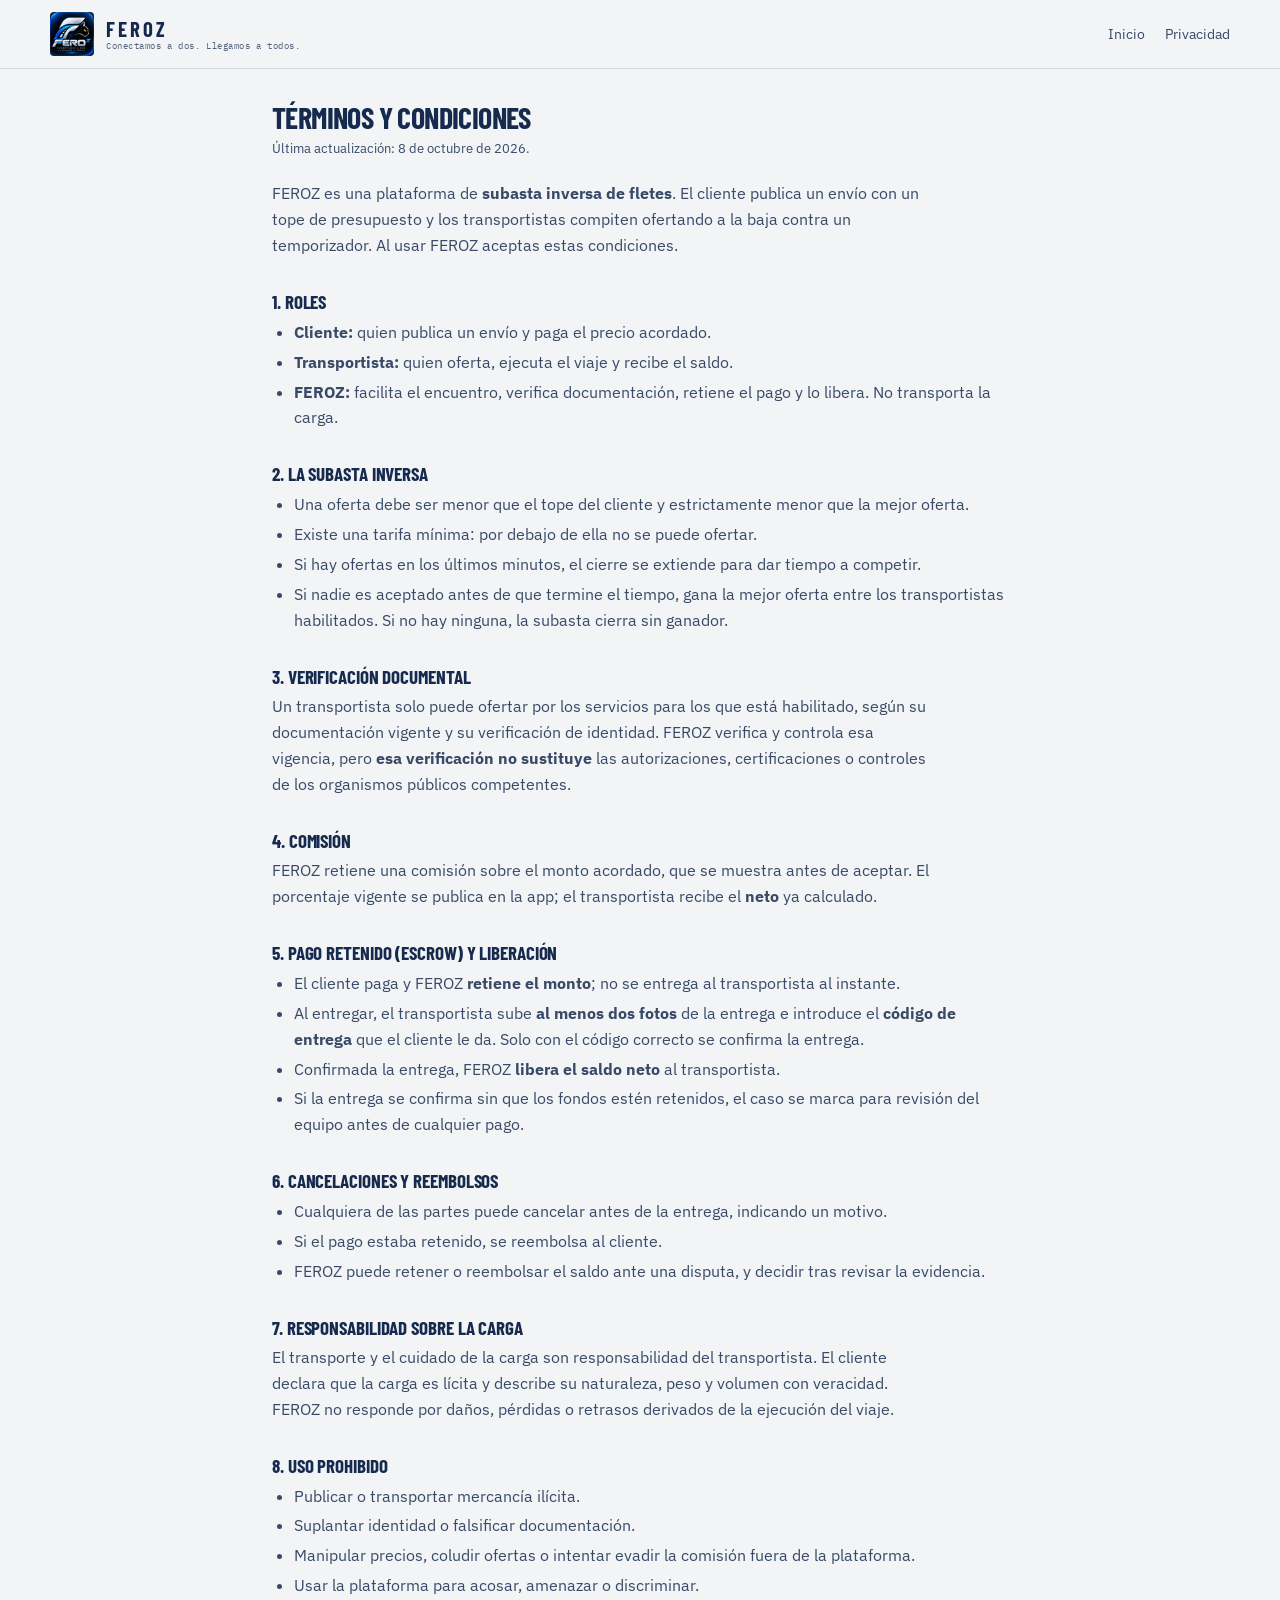
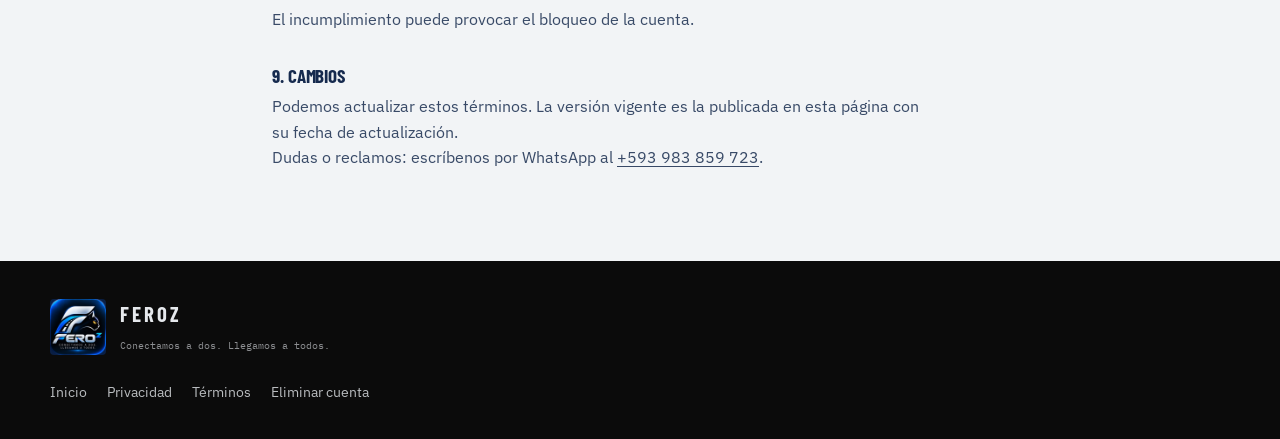
<file: terminos.html>
<!doctype html>
<html lang="es">
  <head>
    <meta charset="utf-8" />
    <meta name="viewport" content="width=device-width, initial-scale=1" />
    <title>Términos y condiciones — FEROZ</title>
    <meta name="description" content="Condiciones de uso de FEROZ: subasta inversa, comisión, pago retenido y liberación de saldo." />
    <meta name="theme-color" content="#0B0B0B" />
    <link rel="icon" href="assets/favicon.png" />
    <link rel="preconnect" href="https://fonts.googleapis.com" />
    <link rel="preconnect" href="https://fonts.gstatic.com" crossorigin />
    <link
      href="https://fonts.googleapis.com/css2?family=Barlow+Condensed:wght@500;600;700&family=IBM+Plex+Sans:wght@400;500;600&family=IBM+Plex+Mono:wght@400;500&display=swap"
      rel="stylesheet"
    />
    <link rel="stylesheet" href="styles.css" />
    <style>
      .legal { max-width: 780px; margin: 34px auto 90px; padding: 0 22px; }
      .legal h1 { font-size: 30px; margin: 0 0 6px; letter-spacing: -0.02em; }
      .legal h2 { font-size: 19px; margin: 34px 0 8px; }
      .legal h3 { font-size: 15.5px; margin: 20px 0 6px; color: var(--text-2); }
      .legal p, .legal li { color: var(--text-2); }
      .legal ul { padding-left: 22px; margin: 8px 0; }
      .legal li { margin: 4px 0; }
      .legal strong { color: var(--text); }
      .legal .meta { color: var(--text-faint); font-size: 13px; margin: 0 0 22px; }
      .legal a { color: var(--accent-text); }
    </style>
  </head>

  <body>
    <header class="topbar">
      <div class="shell topbar-inner">
        <a class="brand" href="index.html">
          <img src="assets/logo.png" alt="FEROZ" width="44" height="44" />
          <span class="brand-text">
            <strong>FEROZ</strong>
            <small>Conectamos a dos. Llegamos a todos.</small>
          </span>
        </a>
        <nav class="topnav">
          <a href="index.html">Inicio</a>
          <a href="privacidad.html">Privacidad</a>
        </nav>
      </div>
    </header>

    <main class="legal" data-legal="terminos">
      <h1>Términos y condiciones</h1>
      <p class="meta">Última actualización: 8 de octubre de 2026.</p>

      <p>
        FEROZ es una plataforma de <strong>subasta inversa de fletes</strong>. El cliente publica un
        envío con un tope de presupuesto y los transportistas compiten ofertando a la baja contra un
        temporizador. Al usar FEROZ aceptas estas condiciones.
      </p>

      <h2>1. Roles</h2>
      <ul>
        <li><strong>Cliente:</strong> quien publica un envío y paga el precio acordado.</li>
        <li><strong>Transportista:</strong> quien oferta, ejecuta el viaje y recibe el saldo.</li>
        <li>
          <strong>FEROZ:</strong> facilita el encuentro, verifica documentación, retiene el pago y lo
          libera. No transporta la carga.
        </li>
      </ul>

      <h2>2. La subasta inversa</h2>
      <ul>
        <li>Una oferta debe ser menor que el tope del cliente y estrictamente menor que la mejor oferta.</li>
        <li>Existe una tarifa mínima: por debajo de ella no se puede ofertar.</li>
        <li>Si hay ofertas en los últimos minutos, el cierre se extiende para dar tiempo a competir.</li>
        <li>
          Si nadie es aceptado antes de que termine el tiempo, gana la mejor oferta entre los
          transportistas habilitados. Si no hay ninguna, la subasta cierra sin ganador.
        </li>
      </ul>

      <h2>3. Verificación documental</h2>
      <p>
        Un transportista solo puede ofertar por los servicios para los que está habilitado, según su
        documentación vigente y su verificación de identidad. FEROZ verifica y controla esa vigencia,
        pero <strong>esa verificación no sustituye</strong> las autorizaciones, certificaciones o
        controles de los organismos públicos competentes.
      </p>

      <h2>4. Comisión</h2>
      <p>
        FEROZ retiene una comisión sobre el monto acordado, que se muestra antes de aceptar. El
        porcentaje vigente se publica en la app; el transportista recibe el <strong>neto</strong> ya
        calculado.
      </p>

      <h2>5. Pago retenido (escrow) y liberación</h2>
      <ul>
        <li>El cliente paga y FEROZ <strong>retiene el monto</strong>; no se entrega al transportista al instante.</li>
        <li>
          Al entregar, el transportista sube <strong>al menos dos fotos</strong> de la entrega e
          introduce el <strong>código de entrega</strong> que el cliente le da. Solo con el código
          correcto se confirma la entrega.
        </li>
        <li>Confirmada la entrega, FEROZ <strong>libera el saldo neto</strong> al transportista.</li>
        <li>
          Si la entrega se confirma sin que los fondos estén retenidos, el caso se marca para
          revisión del equipo antes de cualquier pago.
        </li>
      </ul>

      <h2>6. Cancelaciones y reembolsos</h2>
      <ul>
        <li>Cualquiera de las partes puede cancelar antes de la entrega, indicando un motivo.</li>
        <li>Si el pago estaba retenido, se reembolsa al cliente.</li>
        <li>FEROZ puede retener o reembolsar el saldo ante una disputa, y decidir tras revisar la evidencia.</li>
      </ul>

      <h2>7. Responsabilidad sobre la carga</h2>
      <p>
        El transporte y el cuidado de la carga son responsabilidad del transportista. El cliente
        declara que la carga es lícita y describe su naturaleza, peso y volumen con veracidad. FEROZ no
        responde por daños, pérdidas o retrasos derivados de la ejecución del viaje.
      </p>

      <h2>8. Uso prohibido</h2>
      <ul>
        <li>Publicar o transportar mercancía ilícita.</li>
        <li>Suplantar identidad o falsificar documentación.</li>
        <li>Manipular precios, coludir ofertas o intentar evadir la comisión fuera de la plataforma.</li>
        <li>Usar la plataforma para acosar, amenazar o discriminar.</li>
      </ul>
      <p>El incumplimiento puede provocar el bloqueo de la cuenta.</p>

      <h2>9. Cambios</h2>
      <p>
        Podemos actualizar estos términos. La versión vigente es la publicada en esta página con su
        fecha de actualización.
      </p>

      <p>
        Dudas o reclamos: escríbenos por WhatsApp al
        <a data-wa href="https://wa.me/593983859723">+593 983 859 723</a>.
      </p>
    </main>

    <footer class="footer">
      <div class="shell footer-inner">
        <div class="footer-brand">
          <img src="assets/logo.png" alt="FEROZ" width="56" height="56" />
          <div>
            <strong>FEROZ</strong>
            <span>Conectamos a dos. Llegamos a todos.</span>
          </div>
        </div>
        <nav class="topnav">
          <a href="index.html">Inicio</a>
          <a href="privacidad.html">Privacidad</a>
          <a href="terminos.html">Términos</a>
          <a href="eliminar-cuenta.html">Eliminar cuenta</a>
        </nav>
      </div>
    </footer>
    <script src="assets/wa.js"></script>
    <script src="legal.js"></script>
  </body>
</html>
</file>
<file: styles.css>
/* ==========================================================================
   FEROZ — landing v2 "carta de porte"
   Register: brand. Lane: technical / industrial editorial.

   The palette is the FEROZ identity from src/theme/tokens.ts, reassigned:
   the page is paper (Plata) instead of the app's dark surface, ink is Azul
   Profundo, Azul Energía only marks live data and actions, and Dorado marks
   the single leading bid. No new hues were invented.

   Type is the voice here: condensed display for the document headings,
   IBM Plex Sans for body, IBM Plex Mono for every figure and label.
   ========================================================================== */

:root {
  /* Paper and ink */
  --paper: #f2f4f6;
  --paper-2: #e7eaee;
  --paper-3: #dde2e8;
  --ink: rgba(10, 31, 68, 0.95);
  --ink-2: rgba(10, 31, 68, 0.8);
  --ink-3: rgba(10, 31, 68, 0.68);
  --rule: rgba(10, 31, 68, 0.14);
  --rule-strong: rgba(10, 31, 68, 0.3);

  /* Brand signals, used sparingly */
  --accent: #00b4ff;
  --accent-soft: rgba(0, 180, 255, 0.16);
  --cyan: #0de0ff;
  --gold: #ffc13b;
  --gold-soft: rgba(255, 193, 59, 0.28);
  --navy: #0a1f44;
  --black: #0b0b0b;
  --plata: #e5e8ec;
  --success: #1f7a4d;

  --font-display: 'Barlow Condensed', 'Arial Narrow', system-ui, sans-serif;
  --font-body: 'IBM Plex Sans', system-ui, -apple-system, 'Segoe UI', sans-serif;
  --font-mono: 'IBM Plex Mono', ui-monospace, 'SFMono-Regular', monospace;

  --shell: 1180px;
  --s1: 4px;
  --s2: 8px;
  --s4: 16px;
  --s5: 24px;
  --s9: 36px;
  --s12: 48px;
  --s16: 64px;
}

* {
  box-sizing: border-box;
}

html {
  scroll-behavior: smooth;
  /* The rail is sticky; without this an anchor lands under it. */
  scroll-padding-top: 88px;
  -webkit-text-size-adjust: 100%;
}

body {
  margin: 0;
  background: var(--paper);
  color: var(--ink);
  font-family: var(--font-body);
  font-size: 16px;
  line-height: 1.62;
  -webkit-font-smoothing: antialiased;
}

img {
  max-width: 100%;
  display: block;
}

a {
  color: inherit;
  text-decoration: none;
}

h1,
h2,
h3 {
  margin: 0;
  font-family: var(--font-display);
  font-weight: 700;
  line-height: 0.98;
  letter-spacing: -0.005em;
  text-transform: uppercase;
}

h1 {
  font-size: clamp(2.9rem, 6.4vw, 4.9rem);
  text-wrap: balance;
}

h2 {
  font-size: clamp(2rem, 4.2vw, 3.1rem);
}

h3 {
  font-size: 1.32rem;
  letter-spacing: 0.005em;
}

p {
  margin: 0;
  max-width: 66ch;
}

.shell {
  width: min(var(--shell), 100% - 44px);
  margin-inline: auto;
}

.sr-only {
  position: absolute;
  width: 1px;
  height: 1px;
  padding: 0;
  margin: -1px;
  overflow: hidden;
  clip: rect(0 0 0 0);
  white-space: nowrap;
  border: 0;
}

.skip {
  position: absolute;
  left: -9999px;
  top: 0;
  z-index: 50;
  padding: 12px 18px;
  background: var(--navy);
  color: var(--plata);
  font-weight: 600;
}

.skip:focus {
  left: 12px;
  top: 12px;
}

:focus-visible {
  outline: 2px solid var(--ink);
  outline-offset: 3px;
}

.mono {
  font-family: var(--font-mono);
  font-size: 0.74rem;
  letter-spacing: 0.02em;
  font-variant-numeric: tabular-nums;
  color: var(--ink-3);
}

.doc-label {
  display: block;
  font-family: var(--font-mono);
  font-size: 0.62rem;
  letter-spacing: 0.14em;
  text-transform: uppercase;
  color: var(--ink-3);
}

.kicker {
  display: inline-flex;
  align-items: center;
  gap: 10px;
  font-family: var(--font-mono);
  font-size: 0.7rem;
  letter-spacing: 0.16em;
  text-transform: uppercase;
  color: var(--ink-3);
}

.kicker-dot {
  width: 7px;
  height: 7px;
  background: var(--accent);
  border-radius: 50%;
}

.kicker-light {
  color: rgba(229, 232, 236, 0.7);
}

/* ------------------------------------------------------------------ controls */

.btn {
  display: inline-flex;
  align-items: center;
  justify-content: center;
  min-height: 52px;
  padding: 0 26px;
  border: 1px solid transparent;
  border-radius: 2px;
  font-family: var(--font-body);
  font-size: 0.95rem;
  font-weight: 600;
  letter-spacing: 0.005em;
  cursor: pointer;
  transition: background-color 0.16s ease, border-color 0.16s ease, color 0.16s ease;
}

.btn-small {
  min-height: 44px;
  padding: 0 18px;
  font-size: 0.86rem;
}

.btn-accent {
  background: var(--accent);
  color: var(--navy);
}

.btn-accent:hover {
  background: var(--cyan);
}

.btn-ink {
  background: var(--navy);
  color: var(--plata);
}

.btn-ink:hover {
  background: var(--black);
}

.btn-rule {
  border-color: var(--rule-strong);
  color: var(--ink);
  background: transparent;
}

.btn-rule:hover {
  border-color: var(--ink);
  background: rgba(10, 31, 68, 0.05);
}

.btn-on-dark {
  border-color: rgba(229, 232, 236, 0.5);
  color: var(--plata);
}

.btn-on-dark:hover {
  border-color: var(--plata);
  background: rgba(229, 232, 236, 0.08);
}

/* ------------------------------------------------------------------- top rail */

.rail {
  position: sticky;
  top: 0;
  z-index: 30;
  background: rgba(242, 244, 246, 0.92);
  border-bottom: 1px solid var(--rule);
  backdrop-filter: blur(12px);
}

.rail-inner {
  display: flex;
  align-items: center;
  gap: var(--s5);
  min-height: 68px;
}

.mark {
  display: flex;
  align-items: center;
  gap: 12px;
  margin-right: auto;
}

.mark img {
  border-radius: 4px;
}

.mark-name {
  font-family: var(--font-display);
  font-size: 1.42rem;
  font-weight: 700;
  letter-spacing: 0.14em;
  line-height: 1;
}

.mark-sub {
  font-family: var(--font-mono);
  font-size: 0.6rem;
  letter-spacing: 0.12em;
  text-transform: uppercase;
  color: var(--ink-3);
  padding-left: 12px;
  border-left: 1px solid var(--rule-strong);
}

.rail-nav {
  display: flex;
  gap: var(--s5);
  font-size: 0.88rem;
  color: var(--ink-2);
}

.rail-nav a {
  padding: 6px 0;
  border-bottom: 1px solid transparent;
}

.rail-nav a:hover {
  color: var(--ink);
  border-bottom-color: var(--accent);
}

/* ----------------------------------------------------------------------- hero */

.hero {
  padding: clamp(40px, 7vw, 84px) 0 clamp(44px, 7vw, 88px);
  border-bottom: 1px solid var(--rule);
}

.hero-grid {
  display: grid;
  grid-template-columns: 1.02fr 0.98fr;
  gap: clamp(32px, 5vw, 72px);
  align-items: start;
}

.hero-copy h1 {
  margin: var(--s4) 0 var(--s5);
}

/* The accent is a text decoration, not an absolutely positioned bar: a pseudo
   element's bar drifts out of the line box once the headline wraps. */
.accent-ink {
  text-decoration-line: underline;
  text-decoration-color: var(--accent);
  text-decoration-thickness: 0.1em;
  text-underline-offset: 0.11em;
}

.lede {
  font-size: 1.06rem;
  line-height: 1.68;
  color: var(--ink-2);
  max-width: 54ch;
}

.cta-row {
  display: flex;
  flex-wrap: wrap;
  gap: 12px;
  margin-top: var(--s5);
}

.facts {
  display: grid;
  gap: 0;
  margin: var(--s9) 0 0;
  border-top: 1px solid var(--rule);
}

.fact {
  display: grid;
  grid-template-columns: 170px 1fr;
  gap: var(--s4);
  padding: 14px 0;
  border-bottom: 1px solid var(--rule);
}

.fact dt {
  font-family: var(--font-mono);
  font-size: 0.64rem;
  letter-spacing: 0.14em;
  text-transform: uppercase;
  color: var(--ink-3);
  padding-top: 3px;
}

.fact dd {
  margin: 0;
  font-size: 0.92rem;
  color: var(--ink-2);
}

/* ------------------------------------------------------------ the proof object */

.waybill {
  margin: 0;
  background: #fbfcfd;
  border: 1px solid var(--rule-strong);
  border-top: 3px solid var(--navy);
  border-radius: 2px;
  padding: var(--s5);
  position: relative;
}

.waybill-head {
  display: grid;
  grid-template-columns: auto auto 1fr;
  align-items: start;
  gap: var(--s5);
  padding-bottom: var(--s4);
  border-bottom: 1px dashed var(--rule-strong);
}

.doc-code {
  display: block;
  font-family: var(--font-mono);
  font-size: 1.16rem;
  font-weight: 500;
  letter-spacing: 0.04em;
  margin-top: 2px;
}

.doc-type strong {
  display: block;
  font-family: var(--font-display);
  font-size: 1.16rem;
  letter-spacing: 0.04em;
  text-transform: uppercase;
  margin-top: 2px;
}

.live {
  justify-self: end;
  display: inline-flex;
  align-items: center;
  gap: 8px;
  background: var(--accent-soft);
  border: 1px solid rgba(0, 180, 255, 0.45);
  padding: 6px 10px;
  border-radius: 2px;
}

.live .mono {
  color: var(--ink);
  font-weight: 500;
}

.live-dot {
  width: 7px;
  height: 7px;
  border-radius: 50%;
  background: var(--accent);
  animation: pulse 1.8s ease-in-out infinite;
}

@keyframes pulse {
  0%,
  100% {
    opacity: 0.35;
    transform: scale(1);
  }
  50% {
    opacity: 1;
    transform: scale(1.35);
  }
}

.route {
  display: grid;
  grid-template-columns: 1fr auto 1fr;
  gap: var(--s4);
  align-items: center;
  padding: var(--s4) 0;
  border-bottom: 1px solid var(--rule);
}

.route-end strong {
  display: block;
  font-family: var(--font-display);
  font-size: 1.24rem;
  letter-spacing: 0.02em;
  text-transform: uppercase;
  margin: 2px 0;
}

.route-end-right {
  text-align: right;
}

.route-arrow {
  color: var(--accent);
  font-size: 1.3rem;
}

.ladder {
  list-style: none;
  margin: 0;
  padding: 0;
}

.ladder-row {
  display: grid;
  grid-template-columns: 52px minmax(0, 1fr) minmax(0, 150px) 64px;
  gap: 10px;
  align-items: baseline;
  padding: 11px 0;
  border-bottom: 1px solid var(--rule);
  animation: rise 0.42s cubic-bezier(0.22, 0.61, 0.36, 1) both;
}

.ladder-row:nth-child(2) {
  animation-delay: 40ms;
}
.ladder-row:nth-child(3) {
  animation-delay: 80ms;
}
.ladder-row:nth-child(4) {
  animation-delay: 120ms;
}

@keyframes rise {
  from {
    opacity: 0;
    transform: translateY(6px);
  }
  to {
    opacity: 1;
    transform: none;
  }
}

.ladder-who {
  font-size: 0.92rem;
  color: var(--ink);
  white-space: nowrap;
  overflow: hidden;
  text-overflow: ellipsis;
}

.ladder-rate {
  font-size: 0.7rem;
  white-space: nowrap;
  overflow: hidden;
  text-overflow: ellipsis;
}

.ladder-amount {
  font-family: var(--font-mono);
  font-size: 1.06rem;
  font-variant-numeric: tabular-nums;
  text-align: right;
  color: var(--ink);
}

.ladder-row.is-leader {
  background: var(--gold-soft);
  box-shadow: inset 3px 0 0 var(--gold);
  padding-left: 10px;
}

.ladder-row.is-leader .ladder-amount {
  font-weight: 500;
}

.waybill-foot {
  display: grid;
  grid-template-columns: repeat(4, minmax(0, 1fr));
  gap: 12px;
  padding: var(--s4) 0 0;
}

.foot-cell .mono {
  display: block;
  font-size: 0.94rem;
  color: var(--ink);
  margin-top: 3px;
}

.foot-cell-leader .mono {
  color: var(--ink);
  background: var(--gold-soft);
  box-shadow: inset 2px 0 0 var(--gold);
  padding-left: 6px;
}

.waybill figcaption {
  margin-top: var(--s4);
  padding-top: 12px;
  border-top: 1px dashed var(--rule-strong);
  font-size: 0.76rem;
  line-height: 1.55;
  color: var(--ink-3);
}

/* ---------------------------------------------------------------------- bands */

.band {
  padding: clamp(44px, 7vw, 88px) 0;
  border-bottom: 1px solid var(--rule);
}

.band-alt {
  background: var(--paper-2);
}

.band-head {
  display: grid;
  gap: var(--s4);
  margin-bottom: var(--s9);
}

.band-head h2 {
  max-width: 24ch;
}

.band-lede {
  color: var(--ink-2);
  max-width: 62ch;
}

.split {
  display: grid;
  grid-template-columns: repeat(2, minmax(0, 1fr));
  gap: 0;
  border-top: 1px solid var(--rule-strong);
}

.clause {
  padding: var(--s5) var(--s5) var(--s5) 0;
}

.clause + .clause {
  border-left: 1px solid var(--rule);
  padding-left: var(--s5);
}

.clause-tag {
  font-family: var(--font-mono);
  font-size: 0.64rem;
  letter-spacing: 0.14em;
  text-transform: uppercase;
  color: var(--ink-3);
  margin-bottom: 10px;
}

.clause h3 {
  margin-bottom: 10px;
}

.clause p {
  color: var(--ink-2);
  font-size: 0.95rem;
}

.rules {
  margin-top: var(--s9);
  display: grid;
  grid-template-columns: 230px 1fr;
  gap: var(--s5);
  border-top: 1px solid var(--rule);
  padding-top: var(--s5);
}

.rules-title {
  font-family: var(--font-mono);
  font-size: 0.68rem;
  letter-spacing: 0.12em;
  text-transform: uppercase;
  color: var(--ink-3);
  max-width: 22ch;
}

.rule-list {
  list-style: none;
  margin: 0;
  padding: 0;
  display: grid;
  gap: 12px;
}

.rule-list li {
  display: grid;
  grid-template-columns: 34px 1fr;
  gap: 10px;
  font-size: 0.95rem;
  color: var(--ink-2);
}

.rule-list .mono {
  color: var(--ink-3);
  padding-top: 3px;
}

/* ---------------------------------------------------------------------- money */

.ledger {
  list-style: none;
  margin: 0;
  padding: 0;
  display: grid;
  grid-template-columns: repeat(4, minmax(0, 1fr));
  border-top: 1px solid var(--rule-strong);
}

.ledger-step {
  padding: var(--s5) var(--s5) var(--s5) 0;
  border-right: 1px solid var(--rule);
}

.ledger-step:last-child {
  border-right: 0;
  padding-right: 0;
}

.ledger-step:not(:first-child) {
  padding-left: var(--s5);
}

.ledger-num {
  display: block;
  color: var(--ink-3);
  margin-bottom: 12px;
}

.ledger-step h3 {
  font-size: 1.16rem;
  margin-bottom: 8px;
}

.ledger-step p {
  font-size: 0.88rem;
  color: var(--ink-2);
}

.wallet {
  margin-top: var(--s9);
  display: grid;
  grid-template-columns: 1.15fr 0.85fr;
  gap: var(--s9);
  padding: var(--s5) 0 0;
  border-top: 1px solid var(--rule-strong);
}

.wallet h3 {
  font-size: 1.2rem;
  margin-bottom: 10px;
}

.wallet-copy p {
  font-size: 0.92rem;
  color: var(--ink-2);
  margin-bottom: 10px;
}

.wallet-figures {
  display: grid;
  grid-template-columns: repeat(3, minmax(0, 1fr));
  gap: 12px;
  align-content: start;
}

.figure {
  border-left: 2px solid var(--rule-strong);
  padding-left: 10px;
}

.figure .mono {
  display: block;
  font-size: 1.14rem;
  color: var(--ink);
  margin-top: 4px;
}

.figure-ok {
  border-left-color: var(--accent);
}

.wallet-note {
  grid-column: 1 / -1;
  font-size: 0.76rem;
  color: var(--ink-3);
  max-width: 48ch;
}

/* ----------------------------------------------------------------------- gate */

.gate-wrap {
  display: grid;
  gap: var(--s4);
}

.gate {
  width: 100%;
  border-collapse: collapse;
  border-top: 1px solid var(--rule-strong);
  font-size: 0.92rem;
}

.gate th,
.gate td {
  text-align: left;
  padding: 14px 16px 14px 0;
  border-bottom: 1px solid var(--rule);
  vertical-align: top;
}

.gate thead th {
  font-family: var(--font-mono);
  font-size: 0.62rem;
  letter-spacing: 0.14em;
  text-transform: uppercase;
  color: var(--ink-3);
  font-weight: 400;
  padding-top: 10px;
}

.gate tbody th {
  font-family: var(--font-display);
  font-size: 1.06rem;
  letter-spacing: 0.03em;
  text-transform: uppercase;
  font-weight: 600;
  width: 22%;
}

.gate td {
  color: var(--ink-2);
}

.verdict {
  display: inline-block;
  font-family: var(--font-mono);
  font-size: 0.66rem;
  letter-spacing: 0.06em;
  text-transform: uppercase;
  padding: 3px 8px;
  border: 1px solid var(--rule-strong);
  color: var(--ink-2);
  white-space: nowrap;
}

.verdict-bad {
  border-color: var(--ink);
  color: var(--ink);
  font-weight: 500;
}

.fineprint {
  font-size: 0.76rem;
  line-height: 1.6;
  color: var(--ink-3);
  max-width: 82ch;
}

/* ---------------------------------------------------------------------- parts */

.parts {
  list-style: none;
  margin: 0;
  padding: 0;
  display: grid;
  grid-template-columns: repeat(4, minmax(0, 1fr));
  gap: 0;
  border-top: 1px solid var(--rule-strong);
}

.parts li {
  padding: var(--s5) var(--s5) var(--s5) 0;
  border-right: 1px solid var(--rule);
}

.parts li:last-child {
  border-right: 0;
  padding-right: 0;
}

.parts li:not(:first-child) {
  padding-left: var(--s5);
}

.parts h3 {
  font-size: 1.1rem;
  margin-bottom: 8px;
}

.parts p {
  font-size: 0.88rem;
  color: var(--ink-2);
}

.nots {
  margin-top: var(--s9);
  display: grid;
  grid-template-columns: 230px 1fr;
  gap: var(--s5);
  padding-top: var(--s5);
  border-top: 1px solid var(--rule-strong);
}

.nots-title {
  font-family: var(--font-mono);
  font-size: 0.68rem;
  letter-spacing: 0.12em;
  text-transform: uppercase;
  color: var(--ink-3);
}

.nots ul {
  list-style: none;
  margin: 0;
  padding: 0;
  display: grid;
  gap: 10px;
}

.nots li {
  position: relative;
  padding-left: 20px;
  font-size: 0.95rem;
  color: var(--ink-2);
}

.nots li::before {
  content: '';
  position: absolute;
  left: 0;
  top: 0.72em;
  width: 9px;
  height: 2px;
  background: var(--ink);
}

/* ----------------------------------------------------------------- close band */

.close-band {
  background: var(--navy);
  color: var(--plata);
  padding: clamp(48px, 7vw, 88px) 0;
}

.close-inner {
  display: grid;
  grid-template-columns: 1.1fr 0.9fr;
  gap: var(--s9);
  align-items: center;
}

.close-band h2 {
  margin: var(--s4) 0 var(--s4);
}

.close-band p {
  color: rgba(229, 232, 236, 0.78);
  max-width: 46ch;
}

.close-actions {
  display: grid;
  gap: 12px;
  justify-items: stretch;
}

.close-phone {
  color: rgba(229, 232, 236, 0.66);
  text-align: center;
  padding-top: 6px;
}

/* --------------------------------------------------------------------- footer */

.foot {
  background: var(--black);
  color: var(--plata);
  padding: var(--s9) 0;
}

.foot-inner {
  display: grid;
  grid-template-columns: auto 1fr auto;
  gap: var(--s9);
  align-items: center;
}

.foot-brand {
  display: flex;
  align-items: center;
  gap: 14px;
}

.foot-brand img {
  border-radius: 4px;
}

.foot-brand strong {
  display: block;
  font-family: var(--font-display);
  font-size: 1.3rem;
  letter-spacing: 0.14em;
  line-height: 1;
}

.foot-brand span {
  font-family: var(--font-mono);
  font-size: 0.62rem;
  color: rgba(229, 232, 236, 0.6);
}

.foot-legal {
  font-size: 0.72rem;
  line-height: 1.65;
  color: rgba(229, 232, 236, 0.6);
  max-width: 66ch;
}

.foot-nav {
  display: flex;
  flex-wrap: wrap;
  gap: 16px;
  font-size: 0.8rem;
  color: rgba(229, 232, 236, 0.8);
}

.foot-nav a:hover {
  color: var(--plata);
  text-decoration: underline;
  text-underline-offset: 4px;
}

/* ------------------------------------------------------------------ responsive */

@media (max-width: 1000px) {
  html {
    /* The rail grows a second row on small screens. */
    scroll-padding-top: 144px;
  }

  /* The nav wraps onto its own row instead of disappearing: a landing with one
     scroll needs its anchors even on a phone. */
  .rail-inner {
    flex-wrap: wrap;
    padding-bottom: 10px;
  }

  .rail-nav {
    order: 3;
    width: 100%;
    gap: 18px;
    font-size: 0.82rem;
    overflow-x: auto;
  }

  .rail-nav a {
    display: inline-flex;
    align-items: center;
    min-height: 44px;
    padding: 0 2px;
    white-space: nowrap;
  }

  .hero-grid,
  .close-inner {
    grid-template-columns: 1fr;
  }

  .ledger {
    grid-template-columns: repeat(2, minmax(0, 1fr));
  }

  .ledger-step:nth-child(2) {
    border-right: 0;
    padding-right: 0;
  }

  .ledger-step:nth-child(3),
  .ledger-step:nth-child(4) {
    border-top: 1px solid var(--rule);
  }

  .parts {
    grid-template-columns: repeat(2, minmax(0, 1fr));
  }

  .parts li:nth-child(2) {
    border-right: 0;
    padding-right: 0;
  }

  .parts li:nth-child(3),
  .parts li:nth-child(4) {
    border-top: 1px solid var(--rule);
  }

  .foot-inner {
    grid-template-columns: 1fr;
  }
}

@media (max-width: 720px) {
  .mark-sub {
    display: none;
  }

  .hero {
    padding-top: 28px;
  }

  .fact {
    grid-template-columns: 1fr;
    gap: 4px;
  }

  .waybill {
    padding: var(--s4);
  }

  .waybill-head {
    grid-template-columns: 1fr auto;
    row-gap: 10px;
  }

  .doc-type {
    grid-column: 1 / 2;
  }

  .live {
    grid-column: 2 / 3;
    grid-row: 1 / 2;
  }

  .route {
    grid-template-columns: 1fr;
    gap: 10px;
  }

  .route-end-right {
    text-align: left;
  }

  .route-arrow {
    transform: rotate(90deg);
    justify-self: start;
  }

  .ladder-row {
    grid-template-columns: 44px minmax(0, 1fr) 60px;
    row-gap: 2px;
  }

  .ladder-rate {
    grid-column: 2 / 3;
    grid-row: 2 / 3;
  }

  .ladder-amount {
    grid-column: 3 / 4;
    grid-row: 1 / 3;
    align-self: center;
  }

  .waybill-foot {
    grid-template-columns: repeat(2, minmax(0, 1fr));
  }

  .split,
  .wallet {
    grid-template-columns: 1fr;
  }

  .clause {
    padding-right: 0;
  }

  .clause + .clause {
    border-left: 0;
    border-top: 1px solid var(--rule);
    padding-left: 0;
  }

  .rules,
  .nots {
    grid-template-columns: 1fr;
  }

  .ledger {
    grid-template-columns: 1fr;
  }

  .ledger-step,
  .ledger-step:not(:first-child) {
    border-right: 0;
    padding-left: 0;
    padding-right: 0;
    border-top: 1px solid var(--rule);
  }

  .ledger-step:first-child {
    border-top: 0;
  }

  .parts {
    grid-template-columns: 1fr;
  }

  .parts li,
  .parts li:not(:first-child) {
    border-right: 0;
    padding-left: 0;
    padding-right: 0;
    border-top: 1px solid var(--rule);
  }

  .parts li:first-child {
    border-top: 0;
  }

  .gate thead {
    display: none;
  }

  .gate,
  .gate tbody,
  .gate tr,
  .gate th,
  .gate td {
    display: block;
    width: 100%;
  }

  .gate tr {
    padding: 14px 0;
    border-bottom: 1px solid var(--rule);
  }

  .gate tbody th,
  .gate td {
    padding: 0;
    border: 0;
  }

  .gate td + td {
    margin-top: 6px;
  }

  .btn {
    width: auto;
  }

  .cta-row,
  .close-actions {
    align-items: stretch;
  }

  .cta-row .btn,
  .close-actions .btn {
    width: 100%;
  }

  .cta-row {
    flex-direction: column;
  }
}

@media (max-width: 380px) {
  .shell {
    width: calc(100% - 32px);
  }

  .ladder-row {
    grid-template-columns: 40px minmax(0, 1fr) 54px;
  }
}

@media (prefers-reduced-motion: reduce) {
  html {
    scroll-behavior: auto;
  }

  .ladder-row {
    animation: none;
  }

  .live-dot {
    animation: none;
  }

  .btn {
    transition: none;
  }
}

/* ==========================================================================
   Legal pages (privacidad / terminos / eliminar-cuenta / legal)
   They share the v1 markup, so the v1 chrome classes are re-styled here to the
   v2 paper system instead of pulling a second stylesheet into the folder.
   ========================================================================== */

.topbar {
  background: rgba(242, 244, 246, 0.94);
  border-bottom: 1px solid var(--rule);
  position: sticky;
  top: 0;
  z-index: 20;
  backdrop-filter: blur(12px);
}

.topbar-inner {
  display: flex;
  align-items: center;
  gap: var(--s5);
  min-height: 68px;
}

.brand {
  display: flex;
  align-items: center;
  gap: 12px;
  margin-right: auto;
}

.brand img {
  border-radius: 4px;
}

.brand-text {
  display: flex;
  flex-direction: column;
  line-height: 1.15;
}

.brand-text strong {
  font-family: var(--font-display);
  font-size: 1.3rem;
  font-weight: 700;
  letter-spacing: 0.14em;
}

.brand-text small {
  font-family: var(--font-mono);
  font-size: 0.58rem;
  letter-spacing: 0.06em;
  color: var(--ink-3);
}

.topnav {
  display: flex;
  gap: 20px;
  font-size: 0.86rem;
  color: var(--ink-2);
}

.topnav a:hover {
  color: var(--ink);
}

.legal {
  color: var(--ink-2);
}

.legal a {
  color: var(--ink);
  text-decoration: underline;
  text-underline-offset: 3px;
}

.legal h1,
.legal h2 {
  font-family: var(--font-display);
  text-transform: uppercase;
  color: var(--ink);
}

.footer {
  background: var(--black);
  color: var(--plata);
  padding: var(--s9) 0;
  margin-top: var(--s9);
}

.footer-inner {
  display: grid;
  gap: var(--s5);
}

.footer-brand {
  display: flex;
  align-items: center;
  gap: 14px;
}

.footer-brand img {
  border-radius: 4px;
}

.footer-brand strong {
  display: block;
  font-family: var(--font-display);
  font-size: 1.3rem;
  letter-spacing: 0.14em;
}

.footer-brand span {
  font-family: var(--font-mono);
  font-size: 0.62rem;
  color: rgba(229, 232, 236, 0.6);
}

.footer .topnav {
  color: rgba(229, 232, 236, 0.8);
}

.footer .topnav a:hover {
  color: var(--plata);
}

@media (max-width: 720px) {
  .topnav {
    display: none;
  }
}
</file>
